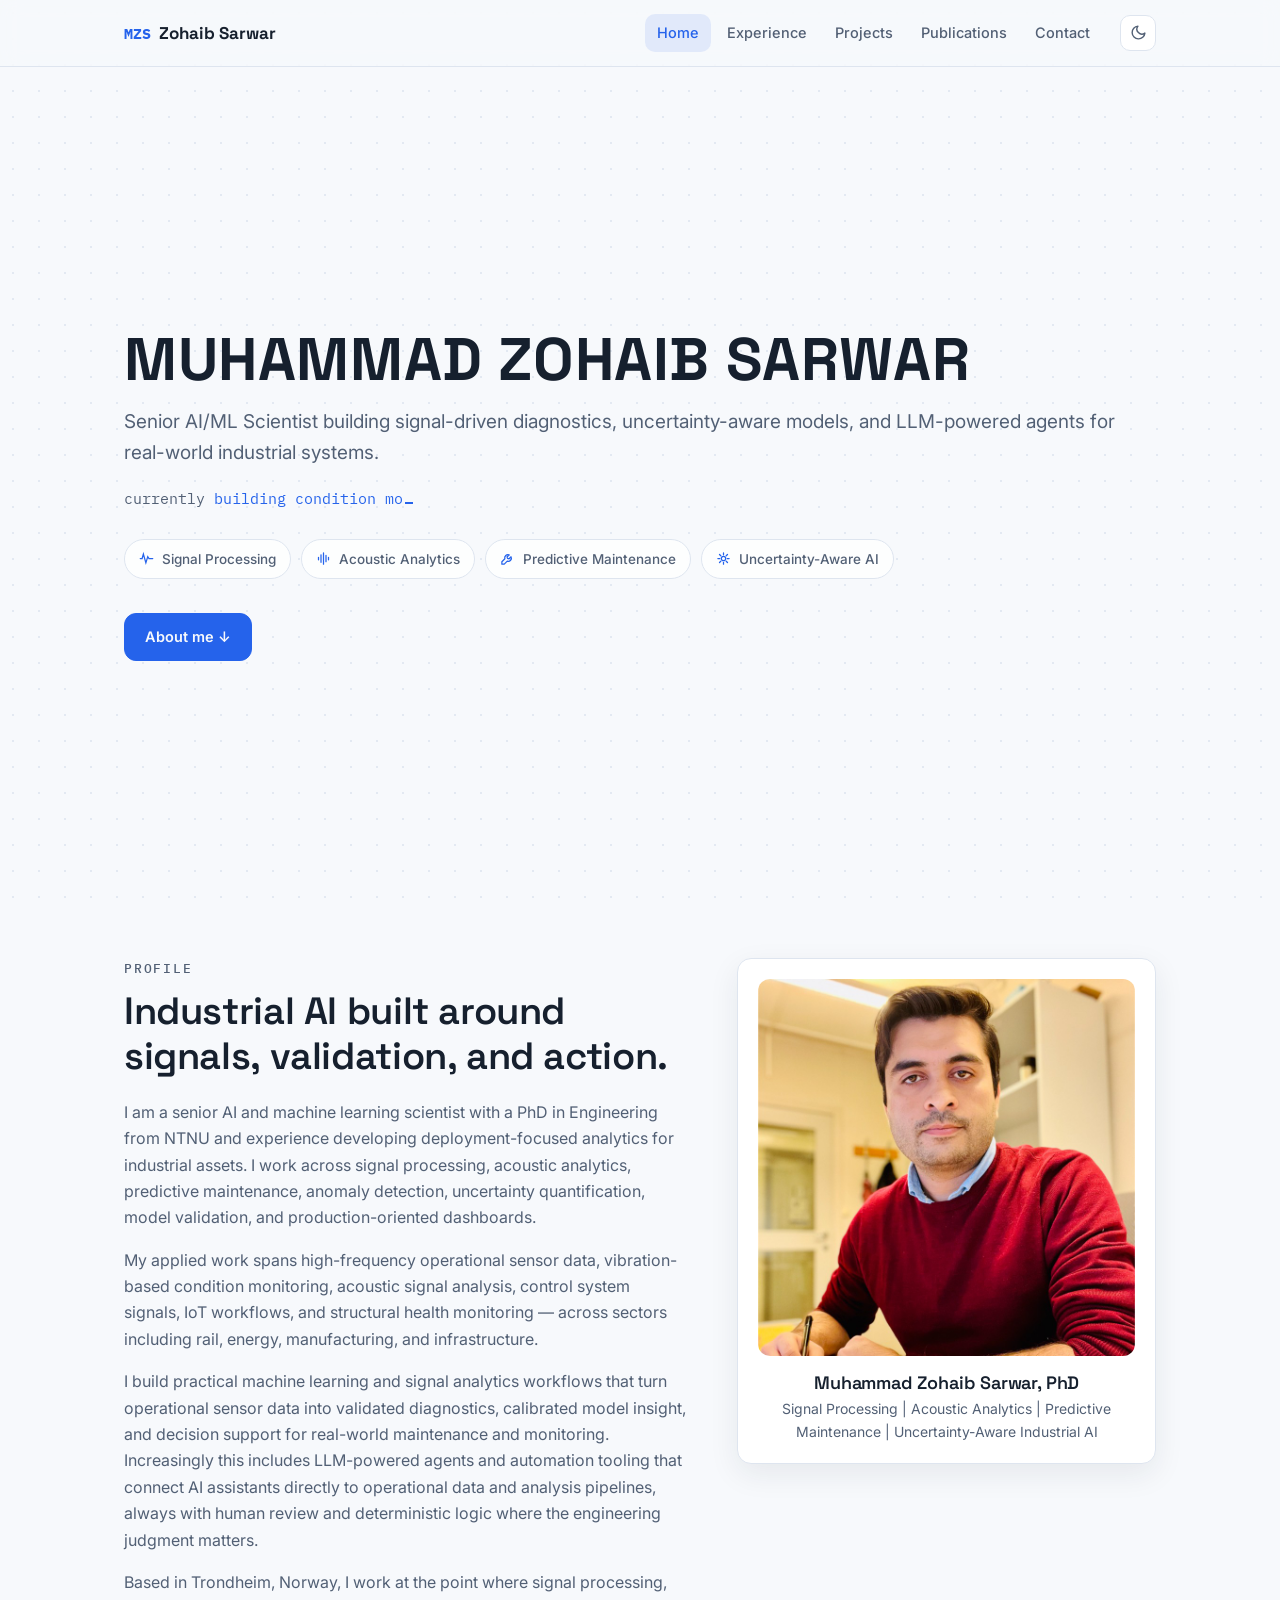
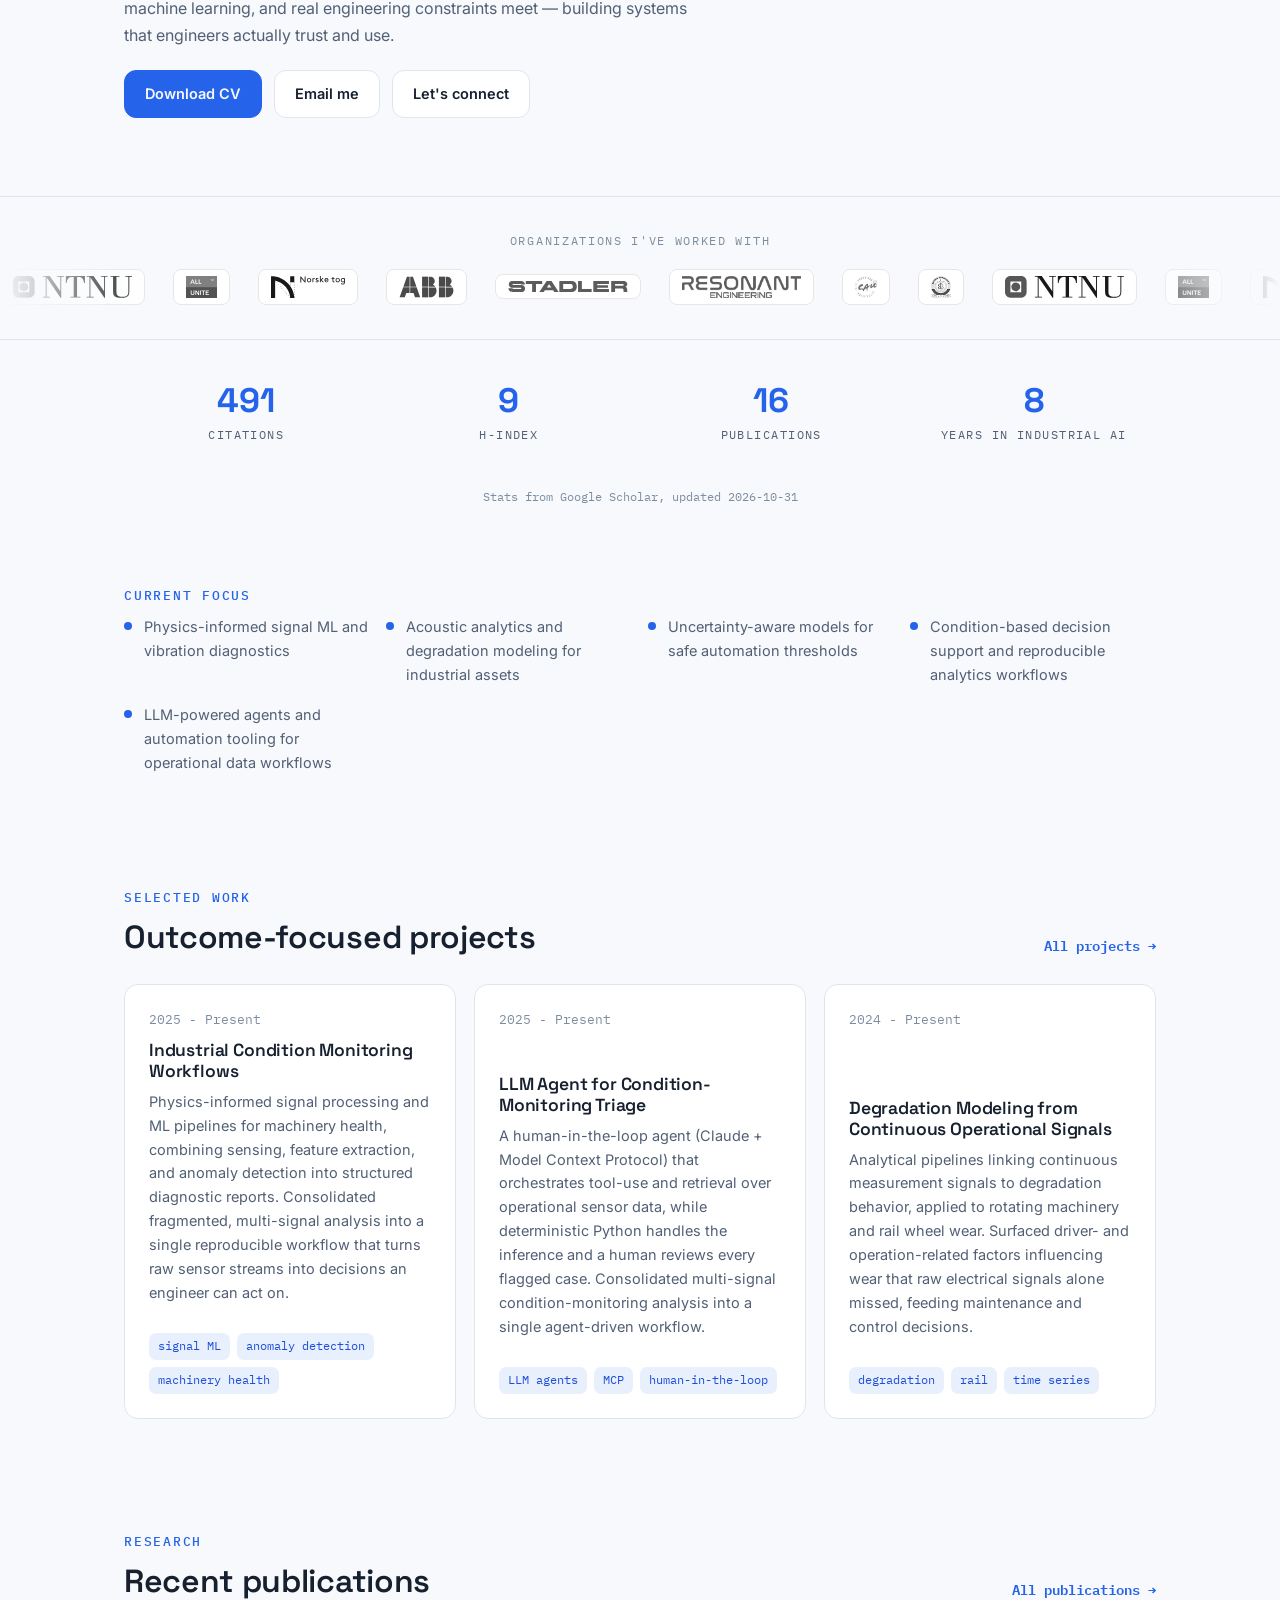
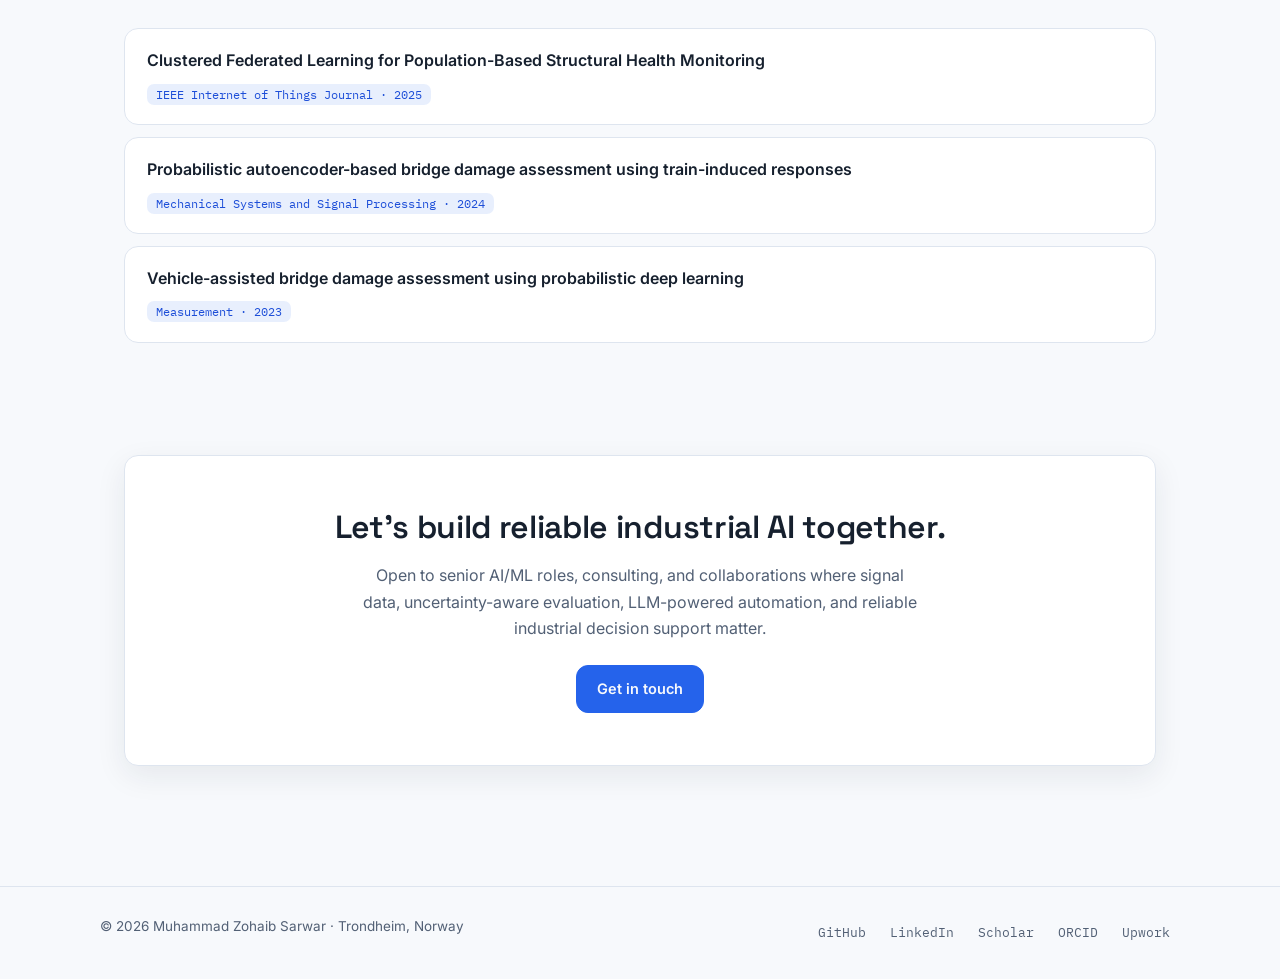
<file: index.html>
<!doctype html>
<html lang="en">
  <head>
    <meta charset="utf-8">
    <meta name="viewport" content="width=device-width, initial-scale=1">
    <title>Muhammad Zohaib Sarwar, PhD | Senior AI/ML Scientist</title>
    <meta name="author" content="Muhammad Zohaib Sarwar, PhD">
    <meta
      name="description"
      content="Senior AI/ML scientist working across signal processing, predictive maintenance, uncertainty-aware industrial AI, and LLM-powered automation for sensor-driven engineering systems."
    >
    <meta property="og:title" content="Muhammad Zohaib Sarwar, PhD | Senior AI/ML Scientist">
    <meta
      property="og:description"
      content="Industrial AI, signal ML, predictive maintenance, uncertainty-aware analytics, and condition monitoring for sensor-driven engineering systems."
    >
    <meta property="og:type" content="website">
    <meta property="og:image" content="images/pic.jpg">
    <meta name="theme-color" media="(prefers-color-scheme: light)" content="#2563EB">
    <meta name="theme-color" media="(prefers-color-scheme: dark)" content="#0B1220">
    <link rel="icon" type="image/svg+xml" href="assets/favicon.svg?v=2">
    <script>
      (function () {
        try {
          var t = localStorage.getItem("theme");
          if (t === "dark" || (!t && matchMedia("(prefers-color-scheme: dark)").matches)) {
            document.documentElement.setAttribute("data-theme", "dark");
          }
        } catch (e) {}
      })();
    </script>
    <link rel="preconnect" href="https://fonts.googleapis.com">
    <link rel="preconnect" href="https://fonts.gstatic.com" crossorigin>
    <link href="https://fonts.googleapis.com/css2?family=Space+Grotesk:wght@500;600;700&family=Inter:wght@400;500;600&family=IBM+Plex+Mono:wght@400;500&display=swap" rel="stylesheet">
    <link rel="stylesheet" href="assets/style.css?v=8">
  </head>
  <body>
    <a class="skip-link" href="#main">Skip to content</a>
    <canvas id="dotgrid" aria-hidden="true"></canvas>

    <nav class="site-nav" aria-label="Primary navigation">
      <div class="wrap nav-inner">
        <a class="wordmark" href="index.html"><span class="mark">MZS</span><span class="full">Zohaib Sarwar</span></a>
        <div class="nav-links" id="navLinks" aria-label="Site pages">
          <a href="index.html" aria-current="page">Home</a>
          <a href="experience.html">Experience</a>
          <a href="projects.html">Projects</a>
          <a href="publications.html">Publications</a>
          <a href="contact.html">Contact</a>
        </div>
        <button class="icon-btn" id="themeBtn" type="button" aria-label="Toggle dark mode"></button>
        <button class="icon-btn menu-btn" id="menuBtn" type="button" aria-label="Toggle menu" aria-expanded="false">
          <svg viewBox="0 0 24 24" fill="none" stroke="currentColor" stroke-width="2" stroke-linecap="round"><path d="M4 7h16M4 12h16M4 17h16"/></svg>
        </button>
      </div>
    </nav>

    <main id="main">
      <section class="mast wrap" aria-label="Introduction">
        <h1 class="mast-name">Muhammad Zohaib Sarwar</h1>
        <p class="mast-sub">
          Senior AI/ML Scientist building signal-driven diagnostics, uncertainty-aware models,
          and LLM-powered agents for real-world industrial systems.
        </p>
        <p class="mast-now">
          <span class="prefix">currently&nbsp;</span><span id="typeLine" data-phrases='["building condition monitoring for the Norwegian rail network","developing audience analytics at AllUnite","designing uncertainty-aware industrial AI","consulting on predictive maintenance and signal ML"]'></span><span class="caret" aria-hidden="true"></span>
        </p>
        <div class="mast-chips" aria-label="Focus areas">
          <span class="chip">
            <svg viewBox="0 0 24 24" fill="none" stroke="currentColor" stroke-width="2" stroke-linecap="round"><path d="M2 12h3l2-7 4 14 3-10 2 3h6"/></svg>
            Signal Processing
          </span>
          <span class="chip">
            <svg viewBox="0 0 24 24" fill="none" stroke="currentColor" stroke-width="2" stroke-linecap="round"><path d="M4 10v4m4-8v12m4-15v18m4-14v10m4-7v4"/></svg>
            Acoustic Analytics
          </span>
          <span class="chip">
            <svg viewBox="0 0 24 24" fill="none" stroke="currentColor" stroke-width="2" stroke-linecap="round" stroke-linejoin="round"><path d="M14.7 6.3a5 5 0 0 0-6.9 6.1L3 17.2V21h3.8l4.8-4.8a5 5 0 0 0 6.1-6.9l-3.2 3.2-2.5-.7-.7-2.5 3.4-3z"/></svg>
            Predictive Maintenance
          </span>
          <span class="chip">
            <svg viewBox="0 0 24 24" fill="none" stroke="currentColor" stroke-width="2" stroke-linecap="round" stroke-linejoin="round"><path d="M12 3v3m0 12v3M5.6 5.6l2.1 2.1m8.6 8.6 2.1 2.1M3 12h3m12 0h3M5.6 18.4l2.1-2.1m8.6-8.6 2.1-2.1"/><circle cx="12" cy="12" r="3.5"/></svg>
            Uncertainty-Aware AI
          </span>
        </div>
        <div>
          <a class="btn primary" href="#intro">About me ↓</a>
        </div>
      </section>

      <section class="block wrap" id="intro" aria-labelledby="intro-title">
        <div class="intro-grid">
          <div class="copy">
            <p class="kicker">Profile</p>
            <h1 id="intro-title">Industrial AI built around signals, validation, and action.</h1>
            <p>
              I am a senior AI and machine learning scientist with a PhD in Engineering from
              NTNU and experience developing deployment-focused analytics for industrial
              assets. I work across signal processing, acoustic analytics, predictive
              maintenance, anomaly detection, uncertainty quantification, model validation,
              and production-oriented dashboards.
            </p>
            <p>
              My applied work spans high-frequency operational sensor data, vibration-based
              condition monitoring, acoustic signal analysis, control system signals, IoT
              workflows, and structural health monitoring — across sectors including rail,
              energy, manufacturing, and infrastructure.
            </p>
            <p>
              I build practical machine learning and signal analytics workflows that turn
              operational sensor data into validated diagnostics, calibrated model insight,
              and decision support for real-world maintenance and monitoring. Increasingly
              this includes LLM-powered agents and automation tooling that connect AI
              assistants directly to operational data and analysis pipelines, always with
              human review and deterministic logic where the engineering judgment matters.
            </p>
            <p>
              Based in Trondheim, Norway, I work at the point where signal processing,
              machine learning, and real engineering constraints meet — building systems
              that engineers actually trust and use.
            </p>
            <div class="cta-row">
              <a class="btn primary" href="data/Zohaib_CV.pdf">Download CV</a>
              <a class="btn" href="mailto:zoh.sarwar@gmail.com">Email me</a>
              <a class="btn" href="contact.html">Let's connect</a>
            </div>
          </div>
          <aside class="photo-card" aria-label="Profile photo">
            <img src="images/pic.jpg" alt="Muhammad Zohaib Sarwar">
            <h3>Muhammad Zohaib Sarwar, PhD</h3>
            <p class="sub">Signal Processing | Acoustic Analytics | Predictive Maintenance | Uncertainty-Aware Industrial AI</p>
          </aside>
        </div>
      </section>

      <section class="affil" aria-label="Affiliations">
        <p class="label">Organizations I've worked with</p>
        <div class="affil-viewport">
          <div class="affil-track" id="affilTrack">
            <div class="affil-item"><img src="assets/logos/ntnu.svg?v=2" alt="NTNU" loading="lazy"></div>
            <div class="affil-item"><img src="assets/logos/allunite.svg?v=2" alt="AllUnite" loading="lazy"></div>
            <div class="affil-item"><img src="assets/logos/norsketog.svg?v=2" alt="Norske Tog" loading="lazy"></div>
            <div class="affil-item"><img src="assets/logos/abb.svg?v=2" alt="ABB" loading="lazy"></div>
            <div class="affil-item"><img src="assets/logos/stadler.svg?v=2" alt="Stadler Rail" loading="lazy"></div>
            <div class="affil-item"><img src="assets/logos/resonant.png?v=2" alt="Resonant Engineering" loading="lazy"></div>
            <div class="affil-item"><img src="assets/logos/cau.png?v=2" alt="Chung-Ang University" loading="lazy"></div>
            <div class="affil-item"><img src="assets/logos/bahria.png?v=2" alt="Bahria University" loading="lazy"></div>
          </div>
        </div>
      </section>

      <section class="wrap" aria-label="Research statistics">
        <div class="stats-inner">
          <div class="stat">
            <div class="num" data-count="450" data-suffix="+" data-scholar="citations">0</div>
            <div class="lbl">Citations</div>
          </div>
          <div class="stat">
            <div class="num" data-count="9" data-scholar="h_index">0</div>
            <div class="lbl">h-index</div>
          </div>
          <div class="stat">
            <div class="num" data-count="16" data-scholar="publications_count">0</div>
            <div class="lbl">Publications</div>
          </div>
          <div class="stat">
            <div class="num" data-count="8" data-suffix="+">0</div>
            <div class="lbl">Years in industrial AI</div>
          </div>
        </div>
        <p class="stats-note" id="scholarUpdated">Stats from Google Scholar</p>
      </section>

      <section class="block wrap" aria-label="Current focus">
        <p class="kicker">Current focus</p>
        <div class="focus-grid">
          <div class="focus-item">Physics-informed signal ML and vibration diagnostics</div>
          <div class="focus-item">Acoustic analytics and degradation modeling for industrial assets</div>
          <div class="focus-item">Uncertainty-aware models for safe automation thresholds</div>
          <div class="focus-item">Condition-based decision support and reproducible analytics workflows</div>
          <div class="focus-item">LLM-powered agents and automation tooling for operational data workflows</div>
        </div>
      </section>

      <section class="block wrap" id="work" aria-labelledby="work-title">
        <div class="sec-head">
          <div>
            <p class="kicker">Selected work</p>
            <h2 id="work-title">Outcome-focused projects</h2>
          </div>
          <a class="more" href="projects.html">All projects →</a>
        </div>
        <div class="cards">
          <article class="card">
            <p class="date">2025 - Present</p>
            <h3>Industrial Condition Monitoring Workflows</h3>
            <p>
              Physics-informed signal processing and ML pipelines for machinery health,
              combining sensing, feature extraction, and anomaly detection into structured
              diagnostic reports. Consolidated fragmented, multi-signal analysis into a
              single reproducible workflow that turns raw sensor streams into decisions an
              engineer can act on.
            </p>
            <div class="tags"><span class="tag">signal ML</span><span class="tag">anomaly detection</span><span class="tag">machinery health</span></div>
          </article>
          <article class="card">
            <p class="date">2025 - Present</p>
            <h3>LLM Agent for Condition-Monitoring Triage</h3>
            <p>
              A human-in-the-loop agent (Claude + Model Context Protocol) that orchestrates
              tool-use and retrieval over operational sensor data, while deterministic
              Python handles the inference and a human reviews every flagged case.
              Consolidated multi-signal condition-monitoring analysis into a single
              agent-driven workflow.
            </p>
            <div class="tags"><span class="tag">LLM agents</span><span class="tag">MCP</span><span class="tag">human-in-the-loop</span></div>
          </article>
          <article class="card">
            <p class="date">2024 - Present</p>
            <h3>Degradation Modeling from Continuous Operational Signals</h3>
            <p>
              Analytical pipelines linking continuous measurement signals to degradation
              behavior, applied to rotating machinery and rail wheel wear. Surfaced driver-
              and operation-related factors influencing wear that raw electrical signals
              alone missed, feeding maintenance and control decisions.
            </p>
            <div class="tags"><span class="tag">degradation</span><span class="tag">rail</span><span class="tag">time series</span></div>
          </article>
        </div>
      </section>

      <section class="block wrap" id="publications" aria-labelledby="pubs-title">
        <div class="sec-head">
          <div>
            <p class="kicker">Research</p>
            <h2 id="pubs-title">Recent publications</h2>
          </div>
          <a class="more" href="publications.html">All publications →</a>
        </div>
        <div class="pub-list">
          <a class="pub" href="https://doi.org/10.1109/JIOT.2025.3556670">
            <span class="title">Clustered Federated Learning for Population-Based Structural Health Monitoring</span>
            <span class="venue">IEEE Internet of Things Journal · 2025</span>
          </a>
          <a class="pub" href="https://doi.org/10.1016/j.ymssp.2023.111046">
            <span class="title">Probabilistic autoencoder-based bridge damage assessment using train-induced responses</span>
            <span class="venue">Mechanical Systems and Signal Processing · 2024</span>
          </a>
          <a class="pub" href="https://doi.org/10.1016/j.measurement.2022.112216">
            <span class="title">Vehicle-assisted bridge damage assessment using probabilistic deep learning</span>
            <span class="venue">Measurement · 2023</span>
          </a>
        </div>
      </section>

      <section class="block wrap" aria-label="Get in touch">
        <div class="connect">
          <h2>Let's build reliable industrial AI together.</h2>
          <p>
            Open to senior AI/ML roles, consulting, and collaborations where signal data,
            uncertainty-aware evaluation, LLM-powered automation, and reliable industrial
            decision support matter.
          </p>
          <a class="btn primary" href="contact.html">Get in touch</a>
        </div>
      </section>
    </main>

    <footer class="site-footer">
      <div class="wrap foot-inner">
        <p>© 2026 Muhammad Zohaib Sarwar · Trondheim, Norway</p>
        <div class="socials" aria-label="Profiles">
          <a href="https://github.com/muhmmadzs">GitHub</a>
          <a href="https://www.linkedin.com/in/muhammad-zohaib-sarwar">LinkedIn</a>
          <a href="https://scholar.google.com/citations?user=QbvTuaIAAAAJ&amp;hl=en">Scholar</a>
          <a href="https://orcid.org/0000-0003-4810-1516">ORCID</a>
          <a href="https://www.upwork.com/freelancers/muhammadzohaibs4">Upwork</a>
        </div>
      </div>
    </footer>

    <script src="assets/main.js?v=3"></script>
  </body>
</html>
</file>
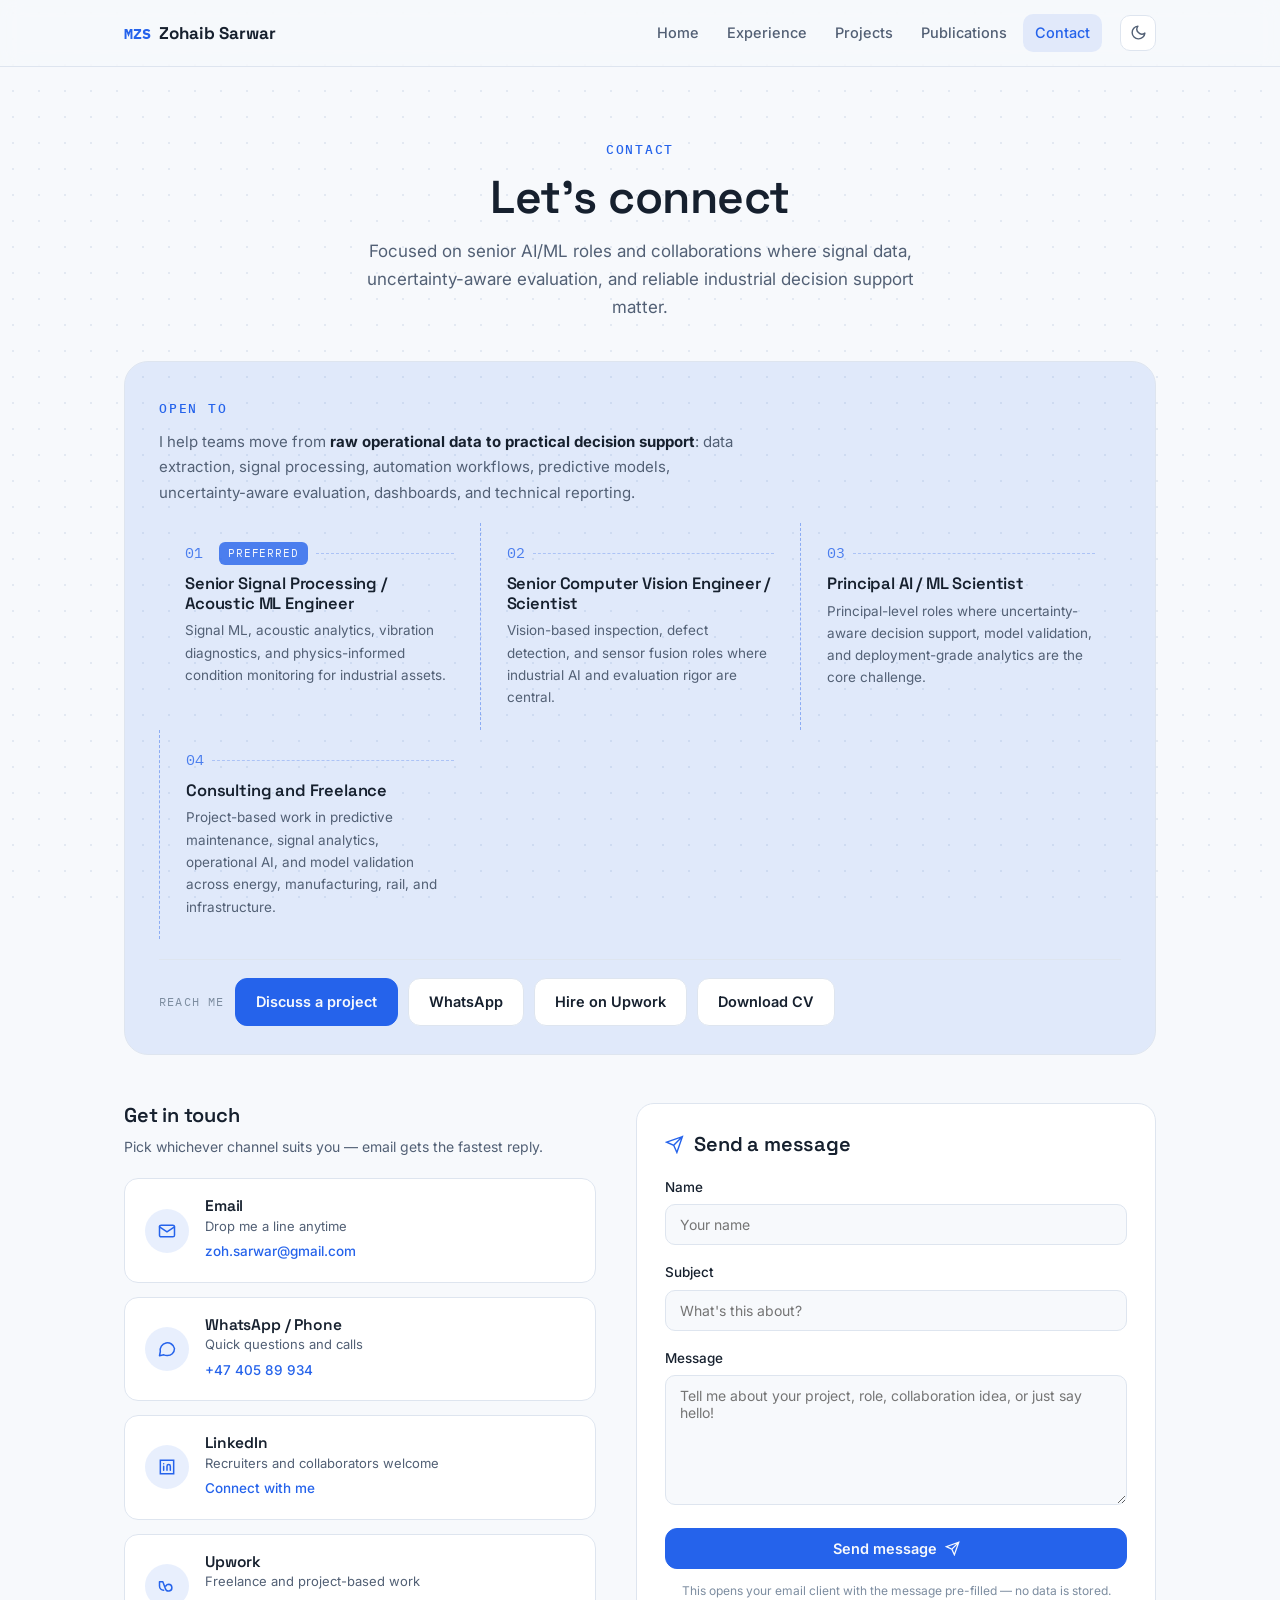
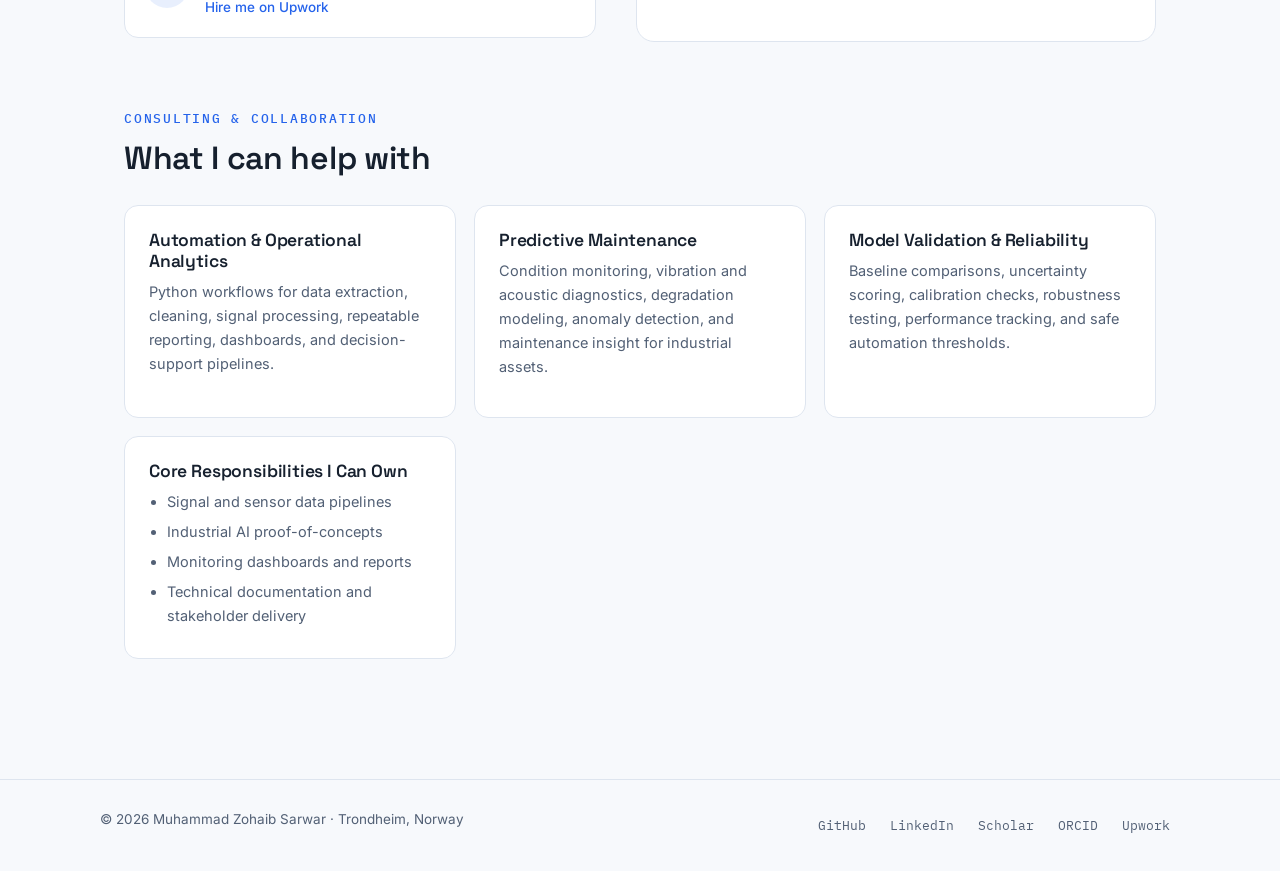
<file: contact.html>
<!doctype html>
<html lang="en">
  <head>
    <meta charset="utf-8">
    <meta name="viewport" content="width=device-width, initial-scale=1">
    <title>Contact | Muhammad Zohaib Sarwar, PhD</title>
    <meta name="author" content="Muhammad Zohaib Sarwar, PhD">
    <meta
      name="description"
      content="Contact Muhammad Zohaib Sarwar for senior AI/ML roles, consulting, and collaborations in industrial AI, predictive maintenance, and signal analytics."
    >
    <meta property="og:title" content="Contact | Muhammad Zohaib Sarwar, PhD">
    <meta property="og:description" content="Industrial AI, predictive maintenance, and signal analytics.">
    <meta property="og:type" content="website">
    <meta property="og:image" content="images/pic.jpg">
    <meta name="theme-color" media="(prefers-color-scheme: light)" content="#2563EB">
    <meta name="theme-color" media="(prefers-color-scheme: dark)" content="#0B1220">
    <link rel="icon" type="image/svg+xml" href="assets/favicon.svg?v=2">
    <script>
      (function () {
        try {
          var t = localStorage.getItem("theme");
          if (t === "dark" || (!t && matchMedia("(prefers-color-scheme: dark)").matches)) {
            document.documentElement.setAttribute("data-theme", "dark");
          }
        } catch (e) {}
      })();
    </script>
    <link rel="preconnect" href="https://fonts.googleapis.com">
    <link rel="preconnect" href="https://fonts.gstatic.com" crossorigin>
    <link href="https://fonts.googleapis.com/css2?family=Space+Grotesk:wght@500;600;700&family=Inter:wght@400;500;600&family=IBM+Plex+Mono:wght@400;500&display=swap" rel="stylesheet">
    <link rel="stylesheet" href="assets/style.css?v=8">
  </head>
  <body>
    <a class="skip-link" href="#main">Skip to content</a>
    <canvas id="dotgrid" aria-hidden="true"></canvas>

    <nav class="site-nav" aria-label="Primary navigation">
      <div class="wrap nav-inner">
        <a class="wordmark" href="index.html"><span class="mark">MZS</span><span class="full">Zohaib Sarwar</span></a>
        <div class="nav-links" id="navLinks" aria-label="Site pages">
          <a href="index.html">Home</a>
          <a href="experience.html">Experience</a>
          <a href="projects.html">Projects</a>
          <a href="publications.html">Publications</a>
          <a href="contact.html" aria-current="page">Contact</a>
        </div>
        <button class="icon-btn" id="themeBtn" type="button" aria-label="Toggle dark mode"></button>
        <button class="icon-btn menu-btn" id="menuBtn" type="button" aria-label="Toggle menu" aria-expanded="false">
          <svg viewBox="0 0 24 24" fill="none" stroke="currentColor" stroke-width="2" stroke-linecap="round"><path d="M4 7h16M4 12h16M4 17h16"/></svg>
        </button>
      </div>
    </nav>

    <main id="main">
      <header class="page-head center wrap">
        <p class="kicker">Contact</p>
        <h1>Let's connect</h1>
        <p class="lede">
          Focused on senior AI/ML roles and collaborations where signal data,
          uncertainty-aware evaluation, and reliable industrial decision support matter.
        </p>
      </header>

      <section class="wrap" aria-labelledby="open-to-title" style="padding-bottom: 48px;">
        <div class="open-band">
          <p class="kicker" id="open-to-title">Open to</p>
          <p class="intro">
            I help teams move from <strong>raw operational data to practical decision support</strong>:
            data extraction, signal processing, automation workflows, predictive models,
            uncertainty-aware evaluation, dashboards, and technical reporting.
          </p>
          <div class="open-grid">
            <div class="open-track">
              <div class="open-num">01<span class="open-badge">preferred</span></div>
              <h3>Senior Signal Processing / Acoustic ML Engineer</h3>
              <p>Signal ML, acoustic analytics, vibration diagnostics, and physics-informed condition monitoring for industrial assets.</p>
            </div>
            <div class="open-track">
              <div class="open-num">02</div>
              <h3>Senior Computer Vision Engineer / Scientist</h3>
              <p>Vision-based inspection, defect detection, and sensor fusion roles where industrial AI and evaluation rigor are central.</p>
            </div>
            <div class="open-track">
              <div class="open-num">03</div>
              <h3>Principal AI / ML Scientist</h3>
              <p>Principal-level roles where uncertainty-aware decision support, model validation, and deployment-grade analytics are the core challenge.</p>
            </div>
            <div class="open-track">
              <div class="open-num">04</div>
              <h3>Consulting and Freelance</h3>
              <p>Project-based work in predictive maintenance, signal analytics, operational AI, and model validation across energy, manufacturing, rail, and infrastructure.</p>
            </div>
          </div>
          <div class="open-foot">
            <span class="lbl">Reach me</span>
            <a class="btn primary" href="mailto:zoh.sarwar@gmail.com">Discuss a project</a>
            <a class="btn" href="https://wa.me/4740589934">WhatsApp</a>
            <a class="btn" href="https://www.upwork.com/freelancers/muhammadzohaibs4">Hire on Upwork</a>
            <a class="btn" href="data/Zohaib_CV.pdf">Download CV</a>
          </div>
        </div>
      </section>

      <section class="wrap contact-2col" aria-label="Contact options" style="padding-bottom: 48px;">
        <div>
          <h2 style="font-size: 20px; font-weight: 600; margin-bottom: 8px;">Get in touch</h2>
          <p style="font-size: 14px; color: var(--muted); margin-bottom: 20px;">Pick whichever channel suits you — email gets the fastest reply.</p>

          <a class="contact-card" href="mailto:zoh.sarwar@gmail.com">
            <div class="icon">
              <svg width="20" height="20" viewBox="0 0 24 24" fill="none" stroke="currentColor" stroke-width="1.8" stroke-linecap="round"><rect x="3" y="5" width="18" height="14" rx="2"/><path d="m3 7 9 6 9-6"/></svg>
            </div>
            <div>
              <h3>Email</h3>
              <p>Drop me a line anytime</p>
              <span class="action">zoh.sarwar@gmail.com</span>
            </div>
          </a>

          <a class="contact-card" href="https://wa.me/4740589934">
            <div class="icon">
              <svg width="20" height="20" viewBox="0 0 24 24" fill="none" stroke="currentColor" stroke-width="1.8" stroke-linecap="round" stroke-linejoin="round"><path d="M21 11.5a8.4 8.4 0 0 1-9 8.4 8.6 8.6 0 0 1-3.8-.9L3 20l1-5a8.4 8.4 0 1 1 17-3.5z"/></svg>
            </div>
            <div>
              <h3>WhatsApp / Phone</h3>
              <p>Quick questions and calls</p>
              <span class="action">+47 405 89 934</span>
            </div>
          </a>

          <a class="contact-card" href="https://www.linkedin.com/in/muhammad-zohaib-sarwar">
            <div class="icon">
              <svg width="20" height="20" viewBox="0 0 24 24" fill="none" stroke="currentColor" stroke-width="1.8" stroke-linecap="round"><path d="M8 11v5m0-8v.01M12 16v-5m0 0a2 2 0 1 1 4 0v5M4 4h16v16H4z"/></svg>
            </div>
            <div>
              <h3>LinkedIn</h3>
              <p>Recruiters and collaborators welcome</p>
              <span class="action">Connect with me</span>
            </div>
          </a>

          <a class="contact-card" href="https://www.upwork.com/freelancers/muhammadzohaibs4">
            <div class="icon">
              <svg width="20" height="20" viewBox="0 0 24 24" fill="none" stroke="currentColor" stroke-width="1.8" stroke-linecap="round" stroke-linejoin="round"><path d="M3 7h4l3 8a4 4 0 1 0 4-5c-1.5 0-2.6.8-3.4 2M3 7v5a5 5 0 0 0 5 5"/></svg>
            </div>
            <div>
              <h3>Upwork</h3>
              <p>Freelance and project-based work</p>
              <span class="action">Hire me on Upwork</span>
            </div>
          </a>
        </div>

        <form class="form-card" id="mailForm">
          <h2>
            <svg width="19" height="19" viewBox="0 0 24 24" fill="none" stroke="var(--teal)" stroke-width="1.8" stroke-linecap="round"><path d="m22 2-11 11M22 2 15 22l-4-9-9-4 20-7Z"/></svg>
            Send a message
          </h2>
          <div class="field">
            <label for="mfName">Name</label>
            <input id="mfName" type="text" placeholder="Your name" autocomplete="name">
          </div>
          <div class="field">
            <label for="mfSubject">Subject</label>
            <input id="mfSubject" type="text" placeholder="What's this about?">
          </div>
          <div class="field">
            <label for="mfMessage">Message</label>
            <textarea id="mfMessage" placeholder="Tell me about your project, role, collaboration idea, or just say hello!" required></textarea>
          </div>
          <button class="btn primary" type="submit" style="width: 100%; justify-content: center;">Send message
            <svg width="15" height="15" viewBox="0 0 24 24" fill="none" stroke="currentColor" stroke-width="2" stroke-linecap="round"><path d="m22 2-11 11M22 2 15 22l-4-9-9-4 20-7Z"/></svg>
          </button>
          <p class="form-note">This opens your email client with the message pre-filled — no data is stored.</p>
        </form>
      </section>

      <section class="block wrap" aria-labelledby="help-title" style="padding-top: 8px;">
        <div class="sec-head">
          <div>
            <p class="kicker">Consulting &amp; Collaboration</p>
            <h2 id="help-title">What I can help with</h2>
          </div>
        </div>
        <div class="cards">
          <article class="card">
            <h3>Automation &amp; Operational Analytics</h3>
            <p>
              Python workflows for data extraction, cleaning, signal processing,
              repeatable reporting, dashboards, and decision-support pipelines.
            </p>
          </article>
          <article class="card">
            <h3>Predictive Maintenance</h3>
            <p>
              Condition monitoring, vibration and acoustic diagnostics, degradation
              modeling, anomaly detection, and maintenance insight for industrial assets.
            </p>
          </article>
          <article class="card">
            <h3>Model Validation &amp; Reliability</h3>
            <p>
              Baseline comparisons, uncertainty scoring, calibration checks, robustness
              testing, performance tracking, and safe automation thresholds.
            </p>
          </article>
          <article class="card">
            <h3>Core Responsibilities I Can Own</h3>
            <ul>
              <li>Signal and sensor data pipelines</li>
              <li>Industrial AI proof-of-concepts</li>
              <li>Monitoring dashboards and reports</li>
              <li>Technical documentation and stakeholder delivery</li>
            </ul>
          </article>
        </div>
      </section>
    </main>

    <footer class="site-footer">
      <div class="wrap foot-inner">
        <p>© 2026 Muhammad Zohaib Sarwar · Trondheim, Norway</p>
        <div class="socials" aria-label="Profiles">
          <a href="https://github.com/muhmmadzs">GitHub</a>
          <a href="https://www.linkedin.com/in/muhammad-zohaib-sarwar">LinkedIn</a>
          <a href="https://scholar.google.com/citations?user=QbvTuaIAAAAJ&amp;hl=en">Scholar</a>
          <a href="https://orcid.org/0000-0003-4810-1516">ORCID</a>
          <a href="https://www.upwork.com/freelancers/muhammadzohaibs4">Upwork</a>
        </div>
      </div>
    </footer>

    <script src="assets/main.js?v=3"></script>
  </body>
</html>
</file>
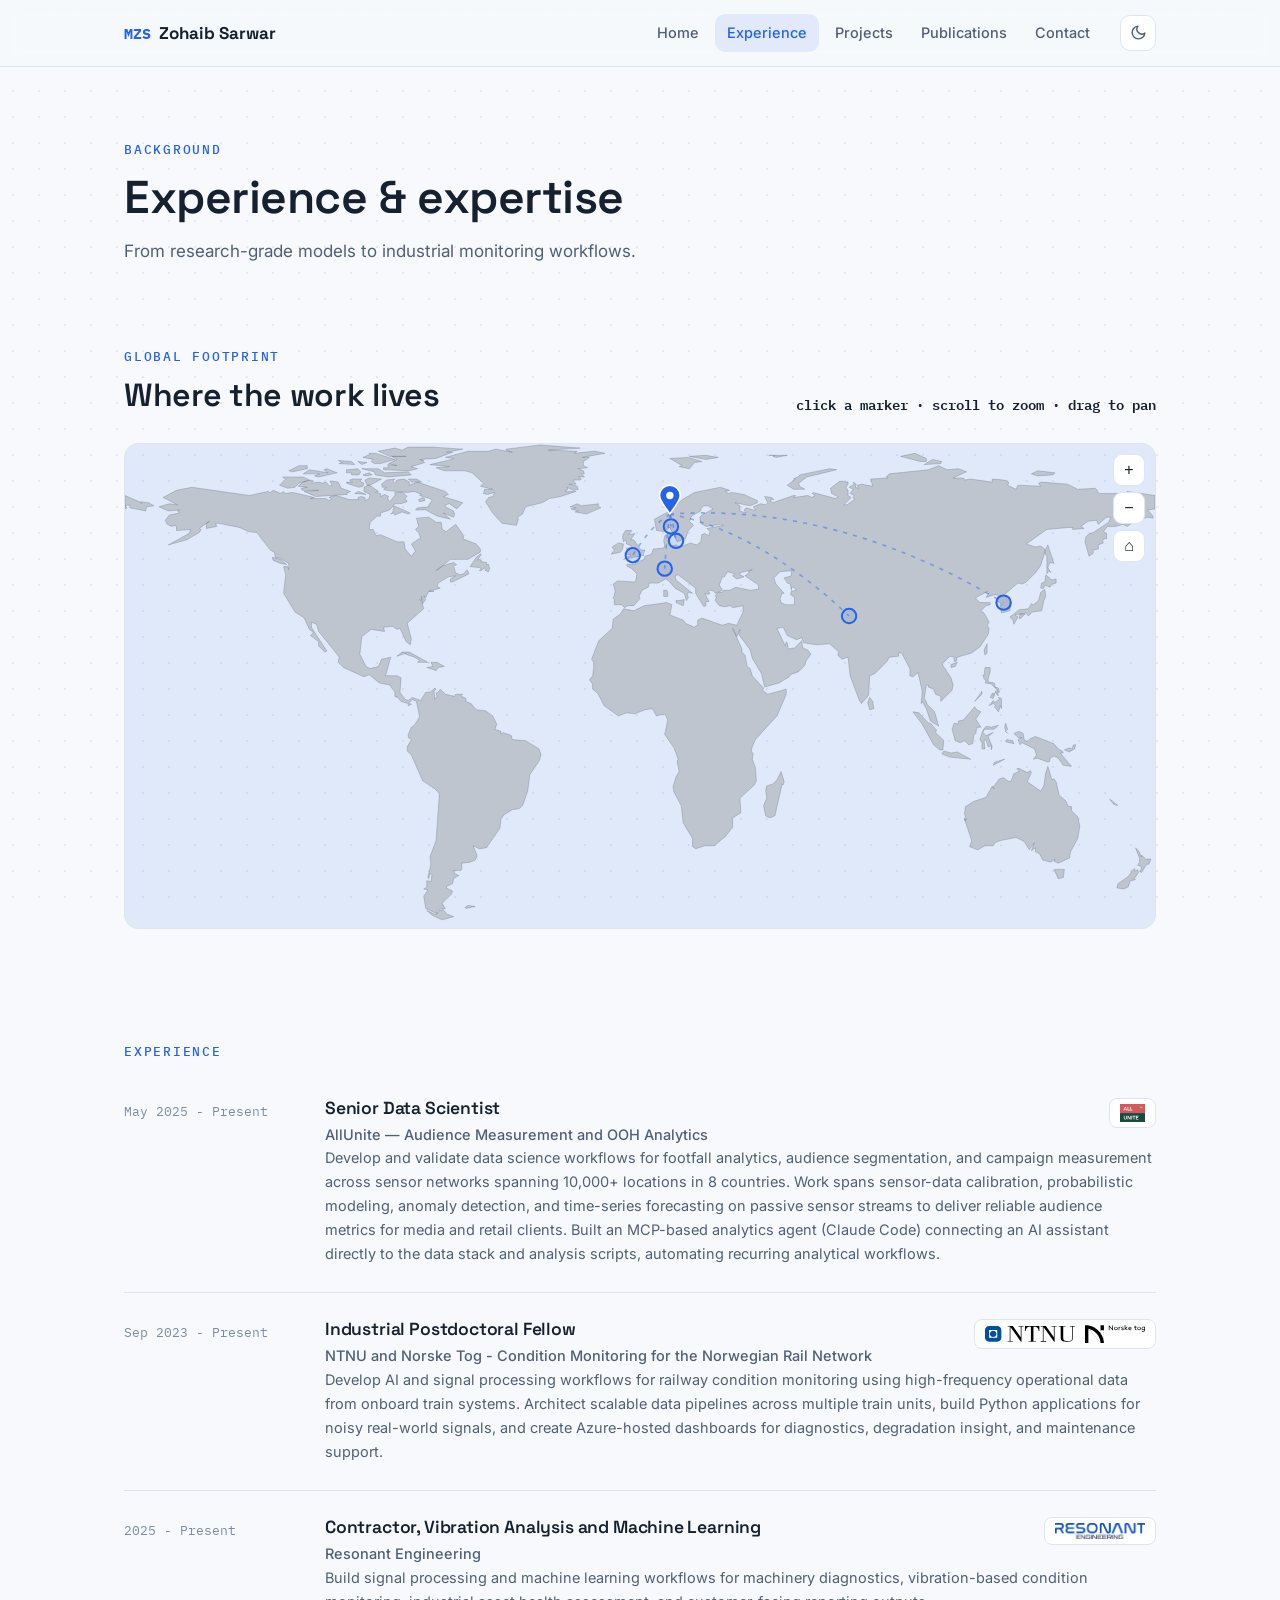
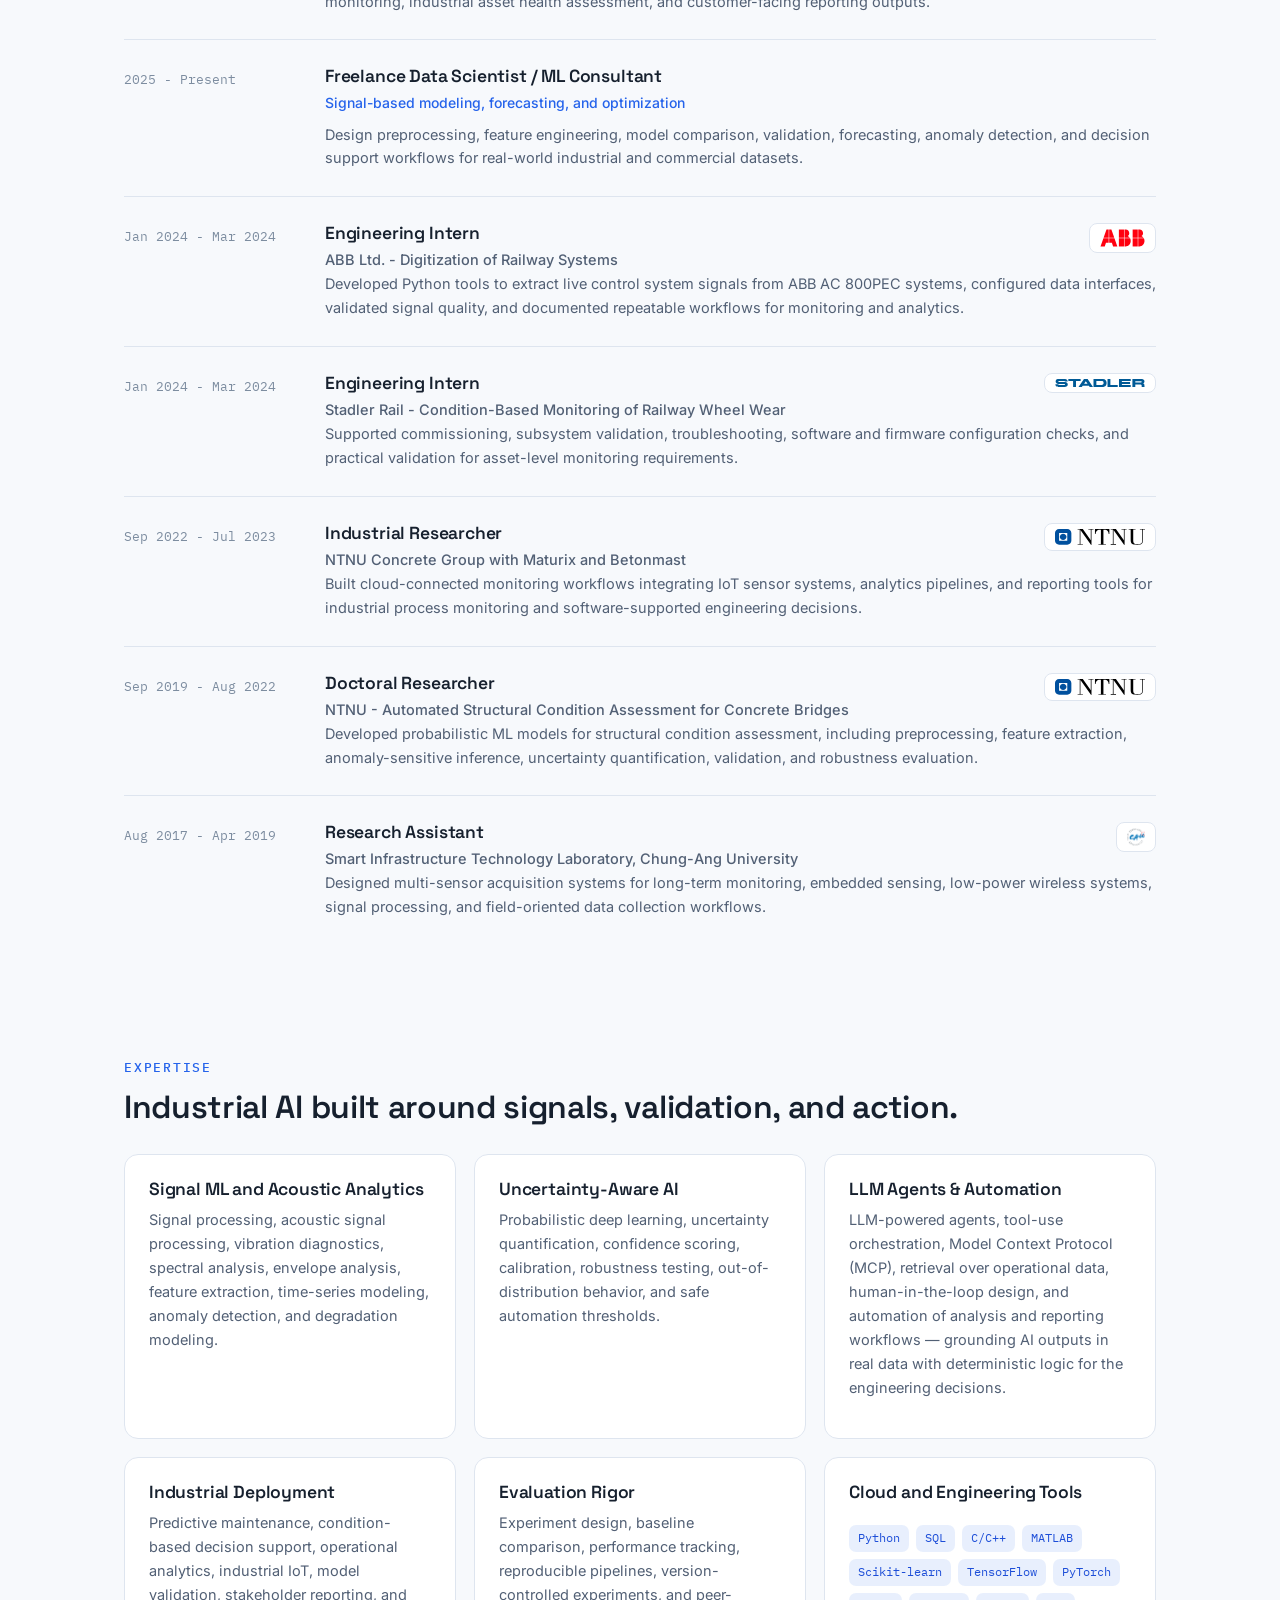
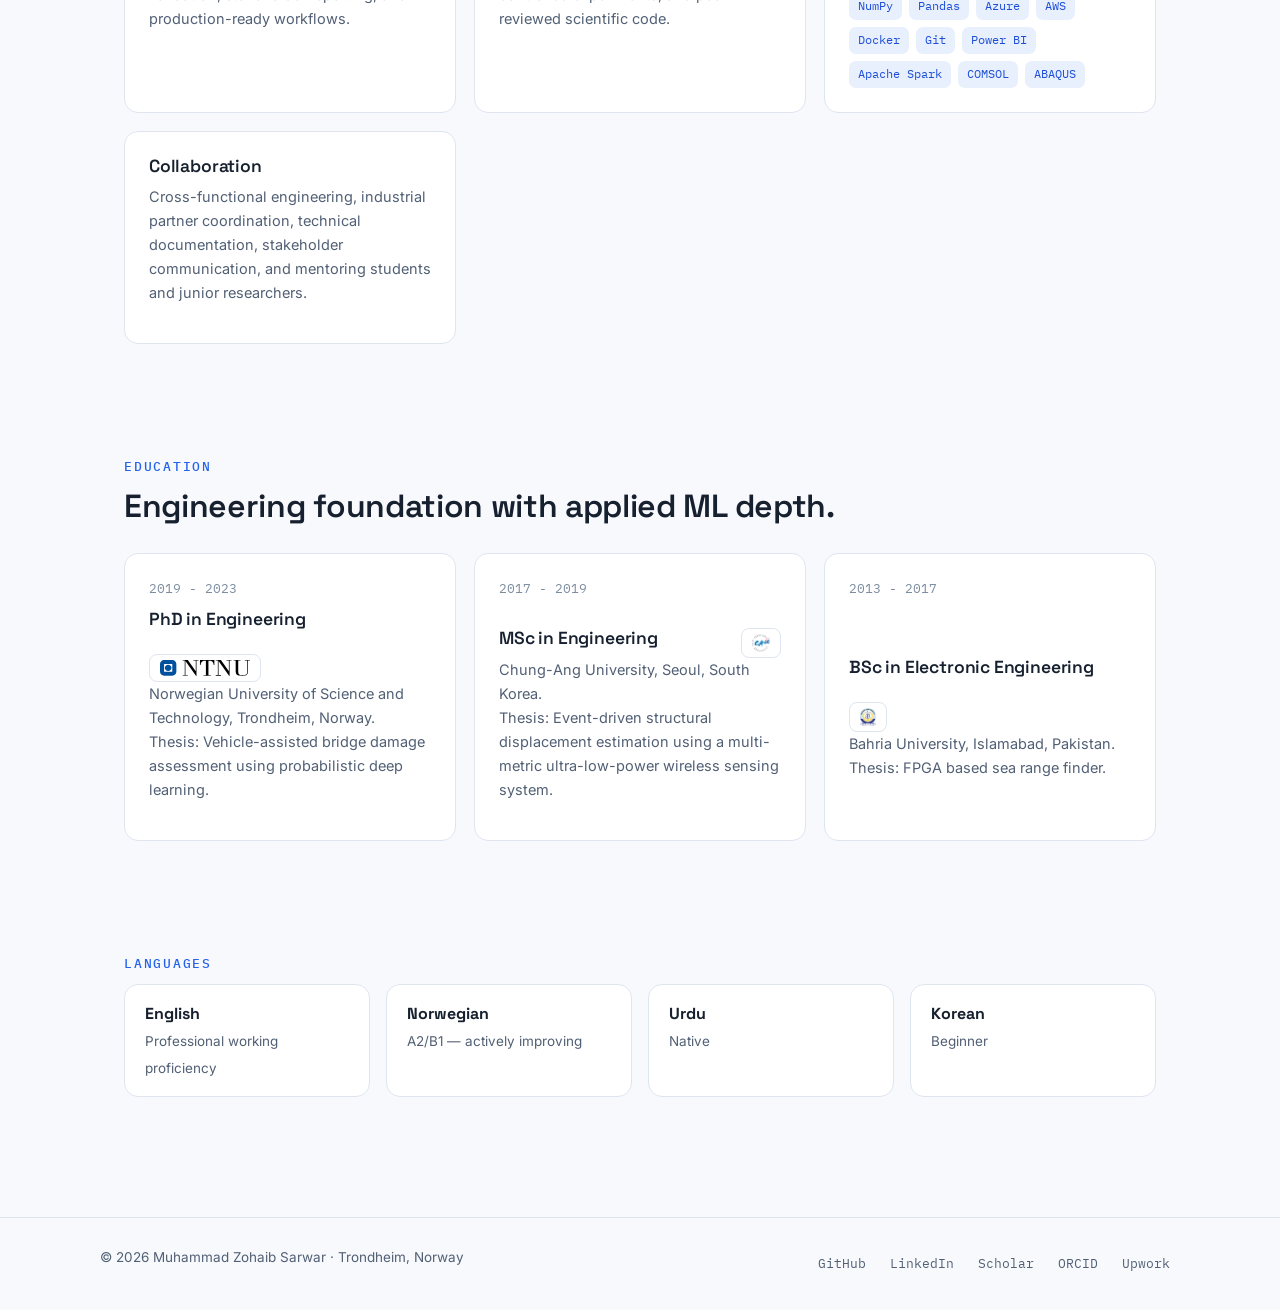
<file: experience.html>
<!doctype html>
<html lang="en">
  <head>
    <meta charset="utf-8">
    <meta name="viewport" content="width=device-width, initial-scale=1">
    <title>Experience | Muhammad Zohaib Sarwar, PhD</title>
    <meta name="author" content="Muhammad Zohaib Sarwar, PhD">
    <meta
      name="description"
      content="Experience, expertise, education, and languages of Muhammad Zohaib Sarwar — Senior AI/ML Scientist working on signal processing and industrial condition monitoring."
    >
    <meta property="og:title" content="Experience | Muhammad Zohaib Sarwar, PhD">
    <meta property="og:description" content="From research-grade models to industrial monitoring workflows.">
    <meta property="og:type" content="website">
    <meta property="og:image" content="images/pic.jpg">
    <meta name="theme-color" media="(prefers-color-scheme: light)" content="#2563EB">
    <meta name="theme-color" media="(prefers-color-scheme: dark)" content="#0B1220">
    <link rel="icon" type="image/svg+xml" href="assets/favicon.svg?v=2">
    <script>
      (function () {
        try {
          var t = localStorage.getItem("theme");
          if (t === "dark" || (!t && matchMedia("(prefers-color-scheme: dark)").matches)) {
            document.documentElement.setAttribute("data-theme", "dark");
          }
        } catch (e) {}
      })();
    </script>
    <link rel="preconnect" href="https://fonts.googleapis.com">
    <link rel="preconnect" href="https://fonts.gstatic.com" crossorigin>
    <link href="https://fonts.googleapis.com/css2?family=Space+Grotesk:wght@500;600;700&family=Inter:wght@400;500;600&family=IBM+Plex+Mono:wght@400;500&display=swap" rel="stylesheet">
    <link rel="stylesheet" href="assets/style.css?v=8">
  </head>
  <body>
    <a class="skip-link" href="#main">Skip to content</a>
    <canvas id="dotgrid" aria-hidden="true"></canvas>

    <nav class="site-nav" aria-label="Primary navigation">
      <div class="wrap nav-inner">
        <a class="wordmark" href="index.html"><span class="mark">MZS</span><span class="full">Zohaib Sarwar</span></a>
        <div class="nav-links" id="navLinks" aria-label="Site pages">
          <a href="index.html">Home</a>
          <a href="experience.html" aria-current="page">Experience</a>
          <a href="projects.html">Projects</a>
          <a href="publications.html">Publications</a>
          <a href="contact.html">Contact</a>
        </div>
        <button class="icon-btn" id="themeBtn" type="button" aria-label="Toggle dark mode"></button>
        <button class="icon-btn menu-btn" id="menuBtn" type="button" aria-label="Toggle menu" aria-expanded="false">
          <svg viewBox="0 0 24 24" fill="none" stroke="currentColor" stroke-width="2" stroke-linecap="round"><path d="M4 7h16M4 12h16M4 17h16"/></svg>
        </button>
      </div>
    </nav>

    <main id="main">
      <header class="page-head wrap">
        <p class="kicker">Background</p>
        <h1>Experience &amp; expertise</h1>
        <p class="lede">From research-grade models to industrial monitoring workflows.</p>
      </header>


      <section class="block wrap" id="footprint" aria-labelledby="footprint-title">
        <div class="sec-head">
          <div>
            <p class="kicker">Global footprint</p>
            <h2 id="footprint-title">Where the work lives</h2>
          </div>
          <span class="more" aria-hidden="true">click a marker &middot; scroll to zoom &middot; drag to pan</span>
        </div>
        <div class="map-wrap" id="mapWrap">
          <svg id="worldMap" viewBox="0 0 1000 470" xmlns="http://www.w3.org/2000/svg" role="img" aria-label="Interactive world map of work and study locations; click a marker for details" style="display:block;width:100%;height:auto;touch-action:none;cursor:grab">
            <path id="landPath" class="land" d="M49 540L45 538 52 537 58 541 49 540ZM233 518L220 518 216 516 231 516 233 518ZM283 250L279 248 276 251 278 253 275 254 275 252 268 250 264 245 264 246 262 245 262 241 257 234 247 232 237 224 232 226 212 217 207 212 208 207 205 203 188 182 186 175 181 173 181 178 196 201 194 202 188 196 188 192 180 186 183 183 179 180 174 169 165 163 154 145 156 127 154 119 158 119 159 122 159 116 151 111 146 110 145 105 141 103 128 86 120 85 111 81 91 77 88 77 89 80 79 82 79 77 82 75 72 82 74 83 72 86 60 93 42 98 62 87 64 83 50 84 50 81 49 79 45 80 41 78 39 74 40 73 43 69 53 67 51 65 53 64 42 65 33 61 43 58 51 59 37 52 50 45 65 42 121 50 139 46 141 47 144 45 151 48 154 46 155 48 163 47 184 52 180 53 195 53 198 55 201 53 198 52 200 51 205 50 218 54 227 54 226 52 229 51 233 52 233 55 237 53 238 49 232 46 232 42 236 40 239 41 246 46 243 47 248 48 248 51 252 49 256 51 255 53 257 56 262 50 262 47 270 47 274 51 272 53 274 56 268 58 262 58 257 64 248 67 248 70 245 70 238 76 237 83 241 83 244 89 248 88 264 95 271 95 272 102 278 109 282 104 278 97 287 91 285 86 282 83 285 80 283 72 295 71 302 76 307 76 308 83 312 85 321 78 329 89 328 92 341 97 345 102 345 105 333 112 316 112 302 123 309 118 319 115 322 117 319 119 321 125 325 127 329 126 332 122 334 126 318 134 316 134 316 131 321 128 314 129 304 135 303 138 306 140 295 143 300 143 295 143 292 149 290 147 292 151 289 155 288 148 288 152 286 151 288 153 290 160 274 174 278 189 277 195 273 192 267 179 264 180 260 177 251 178 252 182 239 180 230 187 228 204 234 216 238 218 246 216 249 209 258 207 253 225 264 225 268 227 267 241 272 248 275 249 279 246 287 249 292 241 296 241 301 237 302 238 300 240 301 248 303 245 302 242 305 240 306 238 311 243 320 245 321 243 328 243 326 244 327 245 331 247 331 250 336 252 341 258 350 259 357 264 361 272 359 277 365 279 365 282 367 280 375 283 376 287 389 288 402 296 404 302 402 308 393 321 391 337 386 351 383 354 376 355 368 360 365 364 364 373 351 392 344 393 338 390 342 400 340 404 335 406 327 407 327 413 326 414 319 414 320 417 324 419 319 422 318 427 313 429 312 431 318 434 317 437 308 446 311 451 307 451 303 453 303 456 292 451 290 439 294 433 290 432 293 430 293 424 297 425 298 418 296 417 295 422 294 421 297 408 296 401 302 385 305 343 305 339 301 335 289 327 278 302 274 298 274 294 278 287 275 285 275 282 278 275 281 273 286 265 283 250ZM143 110L151 112 157 117 151 116 144 113 143 110ZM269 66L262 69 261 67 258 68 260 66 261 60 277 67 275 68 269 66ZM20 65L5 62 4 59 0 60 2 62 0 63 0 50 14 56 16 58 15 56 23 57 28 60 21 61 20 65ZM227 46L234 49 223 48 227 46ZM216 49L185 51 174 46 188 45 172 45 171 43 177 42 168 41 173 37 180 35 183 36 181 38 188 37 192 38 195 37 199 41 201 40 199 36 201 36 207 37 210 43 219 46 215 48 216 49ZM227 42L215 38 215 37 221 37 218 35 221 34 230 34 228 36 232 38 231 41 227 42ZM158 43L150 40 156 34 153 32 173 32 179 35 169 38 165 42 158 43ZM233 35L237 33 249 34 238 40 235 40 233 35ZM240 30L234 31 231 30 237 28 240 30ZM184 31L189 29 173 29 179 25 197 28 193 25 196 24 206 28 188 32 184 31ZM230 24L246 24 252 28 275 27 278 30 255 32 243 30 242 27 230 24ZM215 25L226 24 229 27 227 30 223 30 220 30 220 28 215 28 215 25ZM177 24L163 27 159 26 169 21 177 21 177 24ZM226 17L235 18 230 20 226 17ZM211 18L207 16 220 17 223 20 208 19 211 18ZM243 9L262 15 248 19 242 19 239 17 241 15 231 13 238 10 237 9 243 9ZM333 546L321 546 316 544 328 544 332 542 335 543 333 546ZM380 543L360 546 350 545 358 542 365 536 370 536 378 538 380 543ZM305 506L310 513 309 517 292 517 295 514 300 514 301 508 305 506ZM293 453L302 457 305 453 309 452 312 456 319 459 308 462 299 458 293 453ZM331 451L330 450 333 448 340 449 331 451ZM479 264L465 254 459 242 454 238 454 233 451 229 454 225 455 218 455 212 453 209 460 191 473 179 474 170 481 165 484 160 494 162 504 157 526 154 531 156 529 166 542 171 544 174 553 178 556 175 556 171 560 169 580 176 586 174 594 176 600 163 600 157 590 159 588 157 582 158 577 157 573 152 574 149 573 147 576 144 580 144 581 142 587 142 593 139 607 142 615 141 615 137 602 128 606 125 605 124 609 122 597 125 597 127 601 129 594 131 590 128 592 126 585 124 582 129 580 129 577 137 580 142 573 145 572 143 569 142 566 143 568 145 566 146 563 145 567 153 564 153 564 157 562 158 554 145 554 140 537 127 534 128 535 132 551 145 547 144 546 146 547 149 545 152 543 145 534 140 528 133 525 131 518 135 509 135 508 139 502 142 499 148 500 150 494 157 488 157 485 159 482 156 475 156 475 151 474 150 476 143 474 136 478 133 495 134 496 132 497 126 492 121 488 119 487 117 496 117 495 113 497 115 504 112 505 109 511 107 513 102 523 101 524 99 523 94 524 89 529 87 528 90 530 91 527 94 530 99 535 98 539 100 549 96 555 98 559 95 560 88 563 87 567 89 568 85 565 82 581 79 578 78 564 80 559 77 558 71 560 69 571 63 566 60 562 60 559 63 559 65 550 70 548 75 552 79 547 84 544 92 536 95 529 81 523 85 516 84 514 73 529 65 541 54 553 47 578 42 587 45 583 46 586 48 589 47 601 49 614 55 614 57 607 60 592 57 597 60 597 65 603 67 601 64 603 62 610 64 612 64 610 61 617 58 622 59 624 57 621 51 628 52 630 54 627 54 627 56 629 57 649 50 651 50 649 52 663 50 667 52 670 50 667 48 668 47 690 53 692 51 686 48 685 43 694 36 702 37 702 39 700 42 702 45 702 50 705 52 698 59 701 59 708 54 707 52 708 50 704 48 707 44 703 42 708 39 707 37 710 39 709 42 712 43 711 40 715 39 726 41 724 34 741 33 739 32 742 29 780 25 790 21 798 25 809 24 817 27 804 33 814 33 815 35 821 34 842 37 842 34 853 35 857 36 858 38 857 40 865 44 867 40 889 41 887 38 890 37 915 39 925 44 942 43 944 45 944 47 947 48 966 48 971 51 974 50 972 47 973 46 1000 50 1000 63 993 64 998 70 998 72 993 71 982 74 973 80 969 78 962 80 954 80 950 85 953 87 953 92 950 92 949 95 950 96 945 98 945 102 940 103 940 106 936 109 932 95 933 90 936 87 940 86 955 76 957 71 953 71 945 78 943 74 935 75 928 80 931 82 920 83 920 81 916 81 895 83 875 97 884 100 889 99 893 102 893 105 889 118 884 125 875 134 871 136 867 135 854 146 860 156 859 162 851 164 850 156 852 156 846 152 848 147 845 146 836 149 839 144 838 143 828 148 826 150 830 154 840 154 840 156 836 157 831 162 834 164 839 173 837 176 839 179 838 185 830 197 822 203 808 207 807 211 805 211 805 207 801 206 794 213 794 215 802 227 804 234 803 239 792 250 792 245 787 243 785 238 780 236 780 234 778 234 776 247 777 248 779 253 786 260 790 274 782 269 778 257 774 250 773 252 774 240 770 222 765 226 762 225 762 218 754 203 751 203 751 206 742 207 740 211 728 223 723 225 722 244 715 252 713 249 704 225 702 207 696 209 692 205 693 202 684 194 671 195 659 193 657 188 652 190 643 186 639 178 633 179 641 196 642 192 643 193 644 199 650 198 657 191 658 198 663 200 666 204 661 211 660 215 654 221 646 224 645 226 635 232 621 236 618 223 609 208 607 200 596 185 597 181 597 180 594 187 590 179 599 199 599 202 602 205 604 216 607 218 609 225 620 237 619 239 624 243 642 238 642 243 633 264 612 287 609 294 608 298 610 301 609 306 612 314 613 327 611 331 597 344 598 358 590 363 590 372 583 381 572 390 563 390 554 393 551 391 551 383 542 368 540 351 533 338 532 333 535 323 538 318 536 308 537 306 533 295 524 282 527 268 524 262 516 264 512 257 505 258 495 262 487 261 479 264ZM640 145L638 145 636 150 637 154 641 156 650 156 650 149 646 146 647 143 652 142 649 139 647 139 647 142 646 136 643 135 640 130 647 128 647 123 636 124 630 130 632 136 640 145ZM303 212L310 216 304 217 302 220 293 217 299 216 297 212 303 212ZM276 202L294 212 284 212 286 210 281 207 272 204 273 203 264 206 269 202 276 202ZM351 117L353 117 354 121 353 124 350 123 349 120 346 123 344 123 346 121 344 120 335 119 341 110 345 107 346 107 342 113 344 112 346 113 345 114 351 115 351 117ZM479 96L484 97 483 102 481 105 472 107 475 103 473 100 479 96ZM440 65L433 63 438 62 432 61 439 58 443 60 460 58 459 60 462 62 448 68 437 66 440 65ZM291 55L286 56 285 54 289 52 291 53 291 55ZM311 46L314 49 309 51 328 57 322 63 315 58 311 59 311 61 319 65 320 68 319 71 309 67 316 73 303 70 292 64 282 64 284 62 295 61 295 59 298 55 296 53 286 50 288 49 281 46 274 47 254 45 251 44 254 42 250 42 249 39 254 35 262 34 260 36 262 38 264 35 271 34 276 37 276 40 284 37 311 46ZM442 4L411 6 439 7 436 9 456 7 466 9 444 13 451 13 445 17 445 21 449 23 440 24 445 26 446 29 443 29 446 32 440 32 443 34 442 35 435 35 438 39 431 39 439 41 440 44 435 45 429 42 430 44 427 46 438 46 423 51 412 53 405 57 389 61 386 68 381 71 382 73 380 79 366 77 357 67 350 56 353 52 357 51 359 47 352 49 348 48 349 44 357 44 345 41 348 38 337 28 330 26 310 26 302 23 315 22 296 20 317 15 319 14 311 13 333 7 353 7 360 5 376 8 370 6 370 5 403 1 442 4ZM288 37L278 37 275 34 283 34 288 37ZM275 3L298 3 328 5 312 8 318 8 302 14 286 15 290 16 288 16 291 18 278 22 284 24 276 26 251 25 251 23 256 23 255 20 264 21 256 19 264 15 259 12 273 12 257 12 246 7 262 4 269 6 275 3ZM3 557L16 558 28 556 61 561 87 561 102 560 103 558 73 555 75 550 64 546 82 547 93 544 85 541 69 540 61 536 60 533 80 534 94 531 94 528 97 527 124 524 167 525 183 522 188 525 201 527 222 526 215 523 212 518 232 522 250 521 252 518 263 521 274 522 277 520 288 523 309 520 314 517 310 509 313 499 325 492 339 487 341 488 328 493 326 495 327 497 323 498 318 503 328 512 331 522 321 527 304 532 285 532 295 536 284 537 283 540 291 544 334 551 338 553 362 549 381 550 387 547 421 544 418 540 401 541 401 537 420 532 451 527 456 525 457 523 454 523 457 520 471 514 479 515 481 513 499 515 522 509 530 512 537 510 575 511 589 509 594 505 607 509 651 496 671 503 678 501 691 503 694 507 688 511 692 512 689 516 694 517 697 517 705 509 716 508 720 504 730 500 741 500 744 497 749 500 766 501 777 501 786 495 795 500 816 496 833 501 842 498 874 497 875 494 882 500 904 500 907 503 913 504 929 505 949 512 976 515 970 522 961 524 954 530 954 533 958 537 964 539 949 540 944 546 971 555 1000 558 1000 576 0 576 0 558 3 557ZM535 152L538 152 543 151 542 157 535 154 535 152ZM523 142L526 142 527 144 527 148 523 148 523 142ZM486 93L484 95 483 90 484 87 486 84 492 84 489 88 495 87 491 93 494 93 501 103 505 103 503 107 504 108 484 112 491 108 485 106 488 105 487 101 491 101 492 99 487 97 486 93ZM548 24L538 22 541 21 529 14 547 13 560 17 553 18 548 24ZM548 12L564 11 576 13 564 15 548 12ZM638 330L631 361 626 363 622 361 620 351 623 344 622 336 623 332 629 330 633 326 637 318 640 328 639 331 638 330ZM821 306L801 304 793 301 795 298 802 300 808 299 821 306ZM785 292L774 272 765 260 771 261 780 271 782 271 788 278 787 280 795 288 794 297 791 297 785 292ZM824 283L823 291 819 292 815 288 811 290 806 288 803 277 805 271 809 272 809 269 814 268 825 255 827 258 831 260 826 267 831 275 827 275 826 281 824 283ZM726 250L727 257 723 258 721 251 723 246 726 250ZM806 216L802 217 802 214 808 212 806 216ZM691 25L662 32 654 38 655 41 660 44 649 44 643 40 651 34 649 34 655 31 655 30 684 24 691 25ZM776 20L784 15 793 17 792 19 776 20ZM753 12L767 9 778 14 778 17 772 17 753 12ZM643 11L632 13 629 12 631 11 625 11 643 11ZM983 413L984 416 980 422 981 423 976 424 974 430 970 432 963 431 964 427 974 420 978 414 980 412 981 415 983 413ZM906 422L902 413 912 413 911 421 906 422ZM983 409L985 406 985 402 981 392 984 395 987 401 987 399 991 403 996 403 994 408 992 408 987 416 985 415 987 412 986 410 983 409ZM835 390L828 394 820 391 822 385 815 364 816 366 815 363 817 365 815 359 816 352 824 347 836 343 842 332 844 335 843 333 849 325 853 324 857 327 860 328 863 320 868 318 866 315 868 315 876 319 879 317 880 319 876 328 889 337 892 332 894 319 896 313 900 326 902 325 904 328 907 341 913 346 916 352 919 352 919 356 925 362 927 371 925 383 918 396 917 402 906 407 902 405 903 403 899 406 891 404 888 398 884 396 884 392 880 395 883 387 878 394 873 386 865 382 850 385 845 387 843 390 835 390ZM956 345L958 346 964 351 960 350 956 345ZM844 309L854 306 843 312 844 309ZM908 300L919 313 911 312 906 305 902 303 898 305 898 308 896 309 886 305 882 306 885 302 883 296 871 290 869 292 867 287 871 285 867 285 863 281 868 279 872 281 873 287 876 289 879 286 884 284 902 291 906 296 910 298 911 300 908 300ZM912 297L917 295 919 296 921 292 923 292 922 296 917 299 912 297ZM856 287L862 288 863 291 855 289 856 287ZM834 277L833 280 836 283 843 280 838 284 842 294 841 297 841 293 838 294 836 287 834 288 835 296 832 296 832 290 830 287 833 278 836 274 841 275 848 273 844 277 834 277ZM855 279L854 275 855 271 857 277 855 279 857 281 855 279ZM844 255L845 254 843 252 839 254 843 249 844 251 849 248 848 246 851 247 851 257 850 254 848 260 844 255ZM832 243L825 250 832 240 832 243ZM843 247L840 246 842 242 843 242 843 244 845 241 843 247ZM845 240L847 240 845 236 848 237 849 241 847 241 848 244 847 244 845 240ZM838 231L844 232 845 237 841 233 835 232 836 230 834 228 833 224 834 225 835 217 840 217 840 221 838 228 838 231ZM837 194L837 203 835 205 834 200 837 194ZM869 170L868 169 869 165 874 165 869 170ZM877 167L875 164 864 166 867 168 863 175 862 171 859 168 868 161 877 160 880 155 882 156 887 152 889 144 893 141 894 148 892 152 890 162 881 163 877 167ZM889 140L890 135 893 134 894 127 900 132 904 131 904 135 900 136 898 139 893 137 892 140 889 140ZM897 123L895 126 895 109 893 106 894 102 896 98 902 116 898 115 896 120 899 125 897 123ZM903 28L901 30 886 31 880 29 886 26 903 28Z"/>
            <g id="arcG">
            <path class="arc" d="M529,68 Q530,68 530,80" fill="none" stroke="var(--teal)" stroke-width="1.6" stroke-dasharray="4 6" opacity=".45"/>
            <path class="arc" d="M529,68 Q532,75 535,94" fill="none" stroke="var(--teal)" stroke-width="1.6" stroke-dasharray="4 6" opacity=".45"/>
            <path class="arc" d="M529,68 Q511,79 493,108" fill="none" stroke="var(--teal)" stroke-width="1.6" stroke-dasharray="4 6" opacity=".45"/>
            <path class="arc" d="M529,68 Q526,86 524,121" fill="none" stroke="var(--teal)" stroke-width="1.6" stroke-dasharray="4 6" opacity=".45"/>
            <path class="arc" d="M529,68 Q616,85 703,167" fill="none" stroke="var(--teal)" stroke-width="1.6" stroke-dasharray="4 6" opacity=".45"/>
            <path class="arc" d="M529,68 Q691,57 853,154" fill="none" stroke="var(--teal)" stroke-width="1.6" stroke-dasharray="4 6" opacity=".45"/>
            </g>
            <g id="mkG">
            <circle class="mk" data-x="530" data-y="80" data-r="7" data-title="Oslo — Norske Tog · Betonmast" data-loc="Oslo, Norway" data-ppl="Rail fleet condition monitoring and construction-sector partners" cx="530" cy="80" r="7" fill="var(--teal-soft)" stroke="var(--teal)" stroke-width="2" style="cursor:pointer"/>
            <circle class="mk" data-x="535" data-y="94" data-r="7" data-title="AllUnite · Maturix" data-loc="Copenhagen & Odense, Denmark" data-ppl="Audience analytics (current role) and IoT concrete monitoring" cx="535" cy="94" r="7" fill="var(--teal-soft)" stroke="var(--teal)" stroke-width="2" style="cursor:pointer"/>
            <circle class="mk" data-x="493" data-y="108" data-r="7" data-title="Resonant Engineering" data-loc="Midsomer Norton, UK" data-ppl="Vibration analysis and machine learning contracting" cx="493" cy="108" r="7" fill="var(--teal-soft)" stroke="var(--teal)" stroke-width="2" style="cursor:pointer"/>
            <circle class="mk" data-x="524" data-y="121" data-r="7" data-title="ABB · Stadler Rail" data-loc="Baden & Bussnang, Switzerland" data-ppl="Railway digitization and wheel-wear monitoring internships" cx="524" cy="121" r="7" fill="var(--teal-soft)" stroke="var(--teal)" stroke-width="2" style="cursor:pointer"/>
            <circle class="mk" data-x="703" data-y="167" data-r="7" data-title="Bahria University" data-loc="Islamabad, Pakistan" data-ppl="BSc Electronic Engineering — FPGA sea range finder" cx="703" cy="167" r="7" fill="var(--teal-soft)" stroke="var(--teal)" stroke-width="2" style="cursor:pointer"/>
            <circle class="mk" data-x="853" data-y="154" data-r="7" data-title="Chung-Ang University" data-loc="Seoul, South Korea" data-ppl="MSc — Smart Infrastructure Technology Laboratory" cx="853" cy="154" r="7" fill="var(--teal-soft)" stroke="var(--teal)" stroke-width="2" style="cursor:pointer"/>
            <g id="mePin" class="mk" data-x="529" data-y="68" data-r="10" data-title="Trondheim — me" data-loc="Trondheim, Norway" data-ppl="NTNU &middot; Norske Tog &middot; home base for research and industry work" transform="translate(529,68)" style="cursor:pointer">
              <path d="M0,0 C-6,-9 -10,-13 -10,-18 A10,10 0 1 1 10,-18 C10,-13 6,-9 0,0 Z" fill="var(--teal)" stroke="var(--card)" stroke-width="1.5"/>
              <circle cx="0" cy="-18" r="3.6" fill="var(--card)"/>
            </g>
            </g>
          </svg>
          <div class="map-zoom" aria-label="Map zoom controls">
            <button id="mzIn" type="button" aria-label="Zoom in">+</button>
            <button id="mzOut" type="button" aria-label="Zoom out">&minus;</button>
            <button id="mzReset" type="button" aria-label="Reset view">&#8962;</button>
          </div>
          <div class="map-pop" id="mapPop" hidden>
            <div class="ttl" id="mpTtl"></div>
            <div class="loc" id="mpLoc"></div>
            <div class="ppl" id="mpPpl"></div>
          </div>
        </div>
      </section>

      <section class="block wrap" id="experience" aria-labelledby="experience-title">
        <p class="kicker" id="experience-title">Experience</p>
        <div class="timeline">
          <article class="timeline-item">
            <div class="timeline-date">May 2025 - Present</div>
            <div>
              <div class="tl-head"><div><h3>Senior Data Scientist</h3>
              <p class="meta">AllUnite — Audience Measurement and OOH Analytics</p></div><span class="org-logo" aria-hidden="true"><img src="assets/logos/allunite.svg?v=2" alt=""></span></div>
              <p>
                Develop and validate data science workflows for footfall analytics,
                audience segmentation, and campaign measurement across sensor networks
                spanning 10,000+ locations in 8 countries. Work spans sensor-data
                calibration, probabilistic modeling, anomaly detection, and time-series
                forecasting on passive sensor streams to deliver reliable audience metrics
                for media and retail clients. Built an MCP-based analytics agent
                (Claude Code) connecting an AI assistant directly to the data stack and
                analysis scripts, automating recurring analytical workflows.
              </p>
            </div>
          </article>

          <article class="timeline-item">
            <div class="timeline-date">Sep 2023 - Present</div>
            <div>
              <div class="tl-head"><div><h3>Industrial Postdoctoral Fellow</h3>
              <p class="meta">NTNU and Norske Tog - Condition Monitoring for the Norwegian Rail Network</p></div><span class="org-logo" aria-hidden="true"><img src="assets/logos/ntnu.svg?v=2" alt=""><img src="assets/logos/norsketog.svg?v=2" alt=""></span></div>
              <p>
                Develop AI and signal processing workflows for railway condition monitoring
                using high-frequency operational data from onboard train systems. Architect
                scalable data pipelines across multiple train units, build Python
                applications for noisy real-world signals, and create Azure-hosted
                dashboards for diagnostics, degradation insight, and maintenance support.
              </p>
            </div>
          </article>

          <article class="timeline-item">
            <div class="timeline-date">2025 - Present</div>
            <div>
              <div class="tl-head"><div><h3>Contractor, Vibration Analysis and Machine Learning</h3>
              <p class="meta">Resonant Engineering</p></div><span class="org-logo" aria-hidden="true"><img src="assets/logos/resonant.png?v=2" alt=""></span></div>
              <p>
                Build signal processing and machine learning workflows for machinery
                diagnostics, vibration-based condition monitoring, industrial asset health
                assessment, and customer-facing reporting outputs.
              </p>
            </div>
          </article>

          <article class="timeline-item">
            <div class="timeline-date">2025 - Present</div>
            <div>
              <h3>Freelance Data Scientist / ML Consultant</h3>
              <p class="meta">Signal-based modeling, forecasting, and optimization</p>
              <p>
                Design preprocessing, feature engineering, model comparison, validation,
                forecasting, anomaly detection, and decision support workflows for
                real-world industrial and commercial datasets.
              </p>
            </div>
          </article>

          <article class="timeline-item">
            <div class="timeline-date">Jan 2024 - Mar 2024</div>
            <div>
              <div class="tl-head"><div><h3>Engineering Intern</h3>
              <p class="meta">ABB Ltd. - Digitization of Railway Systems</p></div><span class="org-logo" aria-hidden="true"><img src="assets/logos/abb.svg?v=2" alt=""></span></div>
              <p>
                Developed Python tools to extract live control system signals from ABB AC
                800PEC systems, configured data interfaces, validated signal quality, and
                documented repeatable workflows for monitoring and analytics.
              </p>
            </div>
          </article>

          <article class="timeline-item">
            <div class="timeline-date">Jan 2024 - Mar 2024</div>
            <div>
              <div class="tl-head"><div><h3>Engineering Intern</h3>
              <p class="meta">Stadler Rail - Condition-Based Monitoring of Railway Wheel Wear</p></div><span class="org-logo" aria-hidden="true"><img src="assets/logos/stadler.svg?v=2" alt=""></span></div>
              <p>
                Supported commissioning, subsystem validation, troubleshooting, software
                and firmware configuration checks, and practical validation for
                asset-level monitoring requirements.
              </p>
            </div>
          </article>

          <article class="timeline-item">
            <div class="timeline-date">Sep 2022 - Jul 2023</div>
            <div>
              <div class="tl-head"><div><h3>Industrial Researcher</h3>
              <p class="meta">NTNU Concrete Group with Maturix and Betonmast</p></div><span class="org-logo" aria-hidden="true"><img src="assets/logos/ntnu.svg?v=2" alt=""></span></div>
              <p>
                Built cloud-connected monitoring workflows integrating IoT sensor systems,
                analytics pipelines, and reporting tools for industrial process monitoring
                and software-supported engineering decisions.
              </p>
            </div>
          </article>

          <article class="timeline-item">
            <div class="timeline-date">Sep 2019 - Aug 2022</div>
            <div>
              <div class="tl-head"><div><h3>Doctoral Researcher</h3>
              <p class="meta">NTNU - Automated Structural Condition Assessment for Concrete Bridges</p></div><span class="org-logo" aria-hidden="true"><img src="assets/logos/ntnu.svg?v=2" alt=""></span></div>
              <p>
                Developed probabilistic ML models for structural condition assessment,
                including preprocessing, feature extraction, anomaly-sensitive inference,
                uncertainty quantification, validation, and robustness evaluation.
              </p>
            </div>
          </article>

          <article class="timeline-item">
            <div class="timeline-date">Aug 2017 - Apr 2019</div>
            <div>
              <div class="tl-head"><div><h3>Research Assistant</h3>
              <p class="meta">Smart Infrastructure Technology Laboratory, Chung-Ang University</p></div><span class="org-logo" aria-hidden="true"><img src="assets/logos/cau.png?v=2" alt=""></span></div>
              <p>
                Designed multi-sensor acquisition systems for long-term monitoring,
                embedded sensing, low-power wireless systems, signal processing, and
                field-oriented data collection workflows.
              </p>
            </div>
          </article>
        </div>
      </section>

      <section class="block wrap" id="expertise" aria-labelledby="expertise-title">
        <div class="sec-head">
          <div>
            <p class="kicker">Expertise</p>
            <h2 id="expertise-title">Industrial AI built around signals, validation, and action.</h2>
          </div>
        </div>
        <div class="cards">
          <article class="card">
            <h3>Signal ML and Acoustic Analytics</h3>
            <p>
              Signal processing, acoustic signal processing, vibration diagnostics, spectral
              analysis, envelope analysis, feature extraction, time-series modeling,
              anomaly detection, and degradation modeling.
            </p>
          </article>
          <article class="card">
            <h3>Uncertainty-Aware AI</h3>
            <p>
              Probabilistic deep learning, uncertainty quantification, confidence scoring,
              calibration, robustness testing, out-of-distribution behavior, and safe
              automation thresholds.
            </p>
          </article>
          <article class="card">
            <h3>LLM Agents &amp; Automation</h3>
            <p>
              LLM-powered agents, tool-use orchestration, Model Context Protocol (MCP),
              retrieval over operational data, human-in-the-loop design, and automation of
              analysis and reporting workflows — grounding AI outputs in real data with
              deterministic logic for the engineering decisions.
            </p>
          </article>
          <article class="card">
            <h3>Industrial Deployment</h3>
            <p>
              Predictive maintenance, condition-based decision support, operational
              analytics, industrial IoT, model validation, stakeholder reporting, and
              production-ready workflows.
            </p>
          </article>
          <article class="card">
            <h3>Evaluation Rigor</h3>
            <p>
              Experiment design, baseline comparison, performance tracking, reproducible
              pipelines, version-controlled experiments, and peer-reviewed scientific code.
            </p>
          </article>
          <article class="card">
            <h3>Cloud and Engineering Tools</h3>
            <div class="tags">
              <span class="tag">Python</span><span class="tag">SQL</span><span class="tag">C/C++</span>
              <span class="tag">MATLAB</span><span class="tag">Scikit-learn</span><span class="tag">TensorFlow</span>
              <span class="tag">PyTorch</span><span class="tag">NumPy</span><span class="tag">Pandas</span>
              <span class="tag">Azure</span><span class="tag">AWS</span><span class="tag">Docker</span>
              <span class="tag">Git</span><span class="tag">Power BI</span><span class="tag">Apache Spark</span>
              <span class="tag">COMSOL</span><span class="tag">ABAQUS</span>
            </div>
          </article>
          <article class="card">
            <h3>Collaboration</h3>
            <p>
              Cross-functional engineering, industrial partner coordination, technical
              documentation, stakeholder communication, and mentoring students and junior
              researchers.
            </p>
          </article>
        </div>
      </section>

      <section class="block wrap" id="education" aria-labelledby="education-title">
        <div class="sec-head">
          <div>
            <p class="kicker">Education</p>
            <h2 id="education-title">Engineering foundation with applied ML depth.</h2>
          </div>
        </div>
        <div class="cards">
          <article class="card">
            <p class="date">2019 - 2023</p>
            <div class="tl-head"><h3>PhD in Engineering</h3><span class="org-logo" aria-hidden="true"><img src="assets/logos/ntnu.svg?v=2" alt=""></span></div>
            <p>
              Norwegian University of Science and Technology, Trondheim, Norway.<br>
              Thesis: Vehicle-assisted bridge damage assessment using probabilistic deep learning.
            </p>
          </article>
          <article class="card">
            <p class="date">2017 - 2019</p>
            <div class="tl-head"><h3>MSc in Engineering</h3><span class="org-logo" aria-hidden="true"><img src="assets/logos/cau.png?v=2" alt=""></span></div>
            <p>
              Chung-Ang University, Seoul, South Korea.<br>
              Thesis: Event-driven structural displacement estimation using a multi-metric ultra-low-power wireless sensing system.
            </p>
          </article>
          <article class="card">
            <p class="date">2013 - 2017</p>
            <div class="tl-head"><h3>BSc in Electronic Engineering</h3><span class="org-logo" aria-hidden="true"><img src="assets/logos/bahria.png?v=2" alt=""></span></div>
            <p>
              Bahria University, Islamabad, Pakistan.<br>
              Thesis: FPGA based sea range finder.
            </p>
          </article>
        </div>
      </section>

      <section class="block wrap" aria-label="Languages">
        <p class="kicker">Languages</p>
        <div class="lang-grid">
          <div class="lang-item"><strong>English</strong><span>Professional working proficiency</span></div>
          <div class="lang-item"><strong>Norwegian</strong><span>A2/B1 — actively improving</span></div>
          <div class="lang-item"><strong>Urdu</strong><span>Native</span></div>
          <div class="lang-item"><strong>Korean</strong><span>Beginner</span></div>
        </div>
      </section>
    </main>

    <footer class="site-footer">
      <div class="wrap foot-inner">
        <p>© 2026 Muhammad Zohaib Sarwar · Trondheim, Norway</p>
        <div class="socials" aria-label="Profiles">
          <a href="https://github.com/muhmmadzs">GitHub</a>
          <a href="https://www.linkedin.com/in/muhammad-zohaib-sarwar">LinkedIn</a>
          <a href="https://scholar.google.com/citations?user=QbvTuaIAAAAJ&amp;hl=en">Scholar</a>
          <a href="https://orcid.org/0000-0003-4810-1516">ORCID</a>
          <a href="https://www.upwork.com/freelancers/muhammadzohaibs4">Upwork</a>
        </div>
      </div>
    </footer>

    <script src="assets/main.js?v=3"></script>
    <script src="assets/map.js?v=1"></script>
  </body>
</html>
</file>
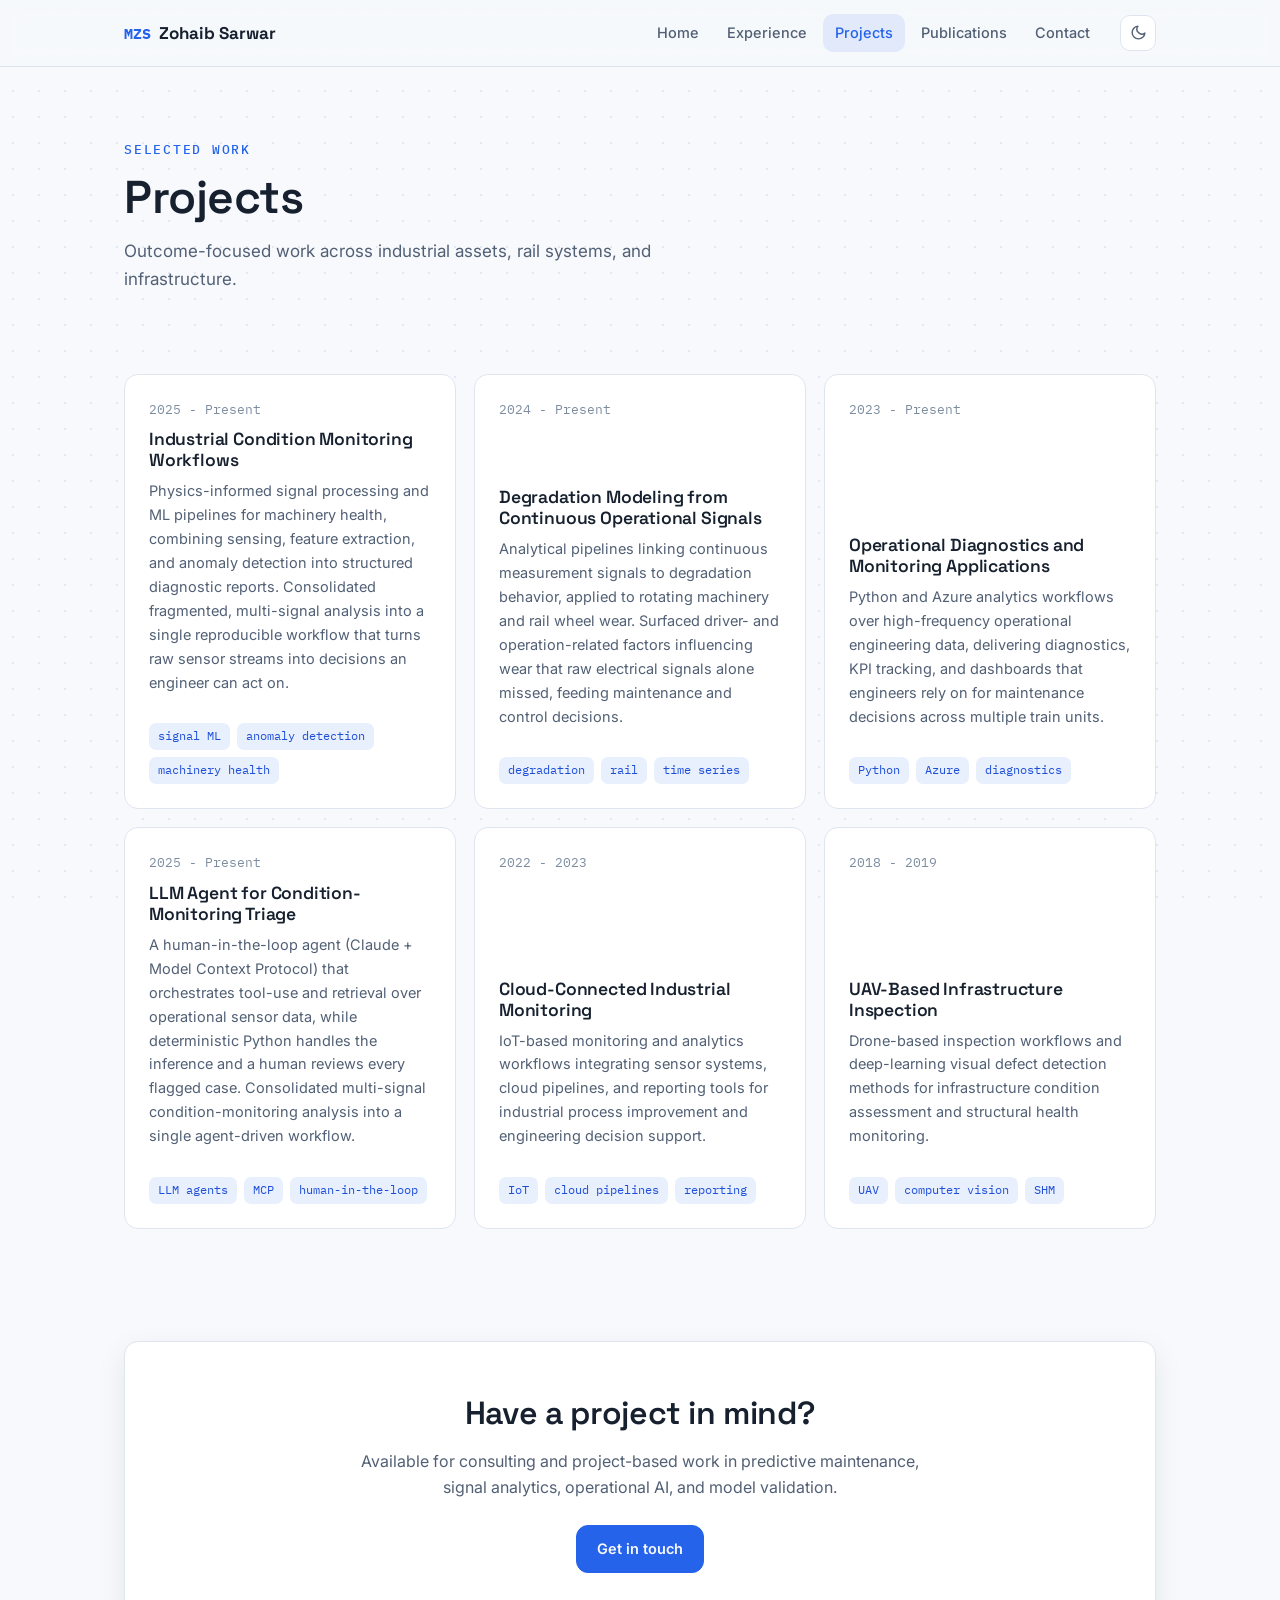
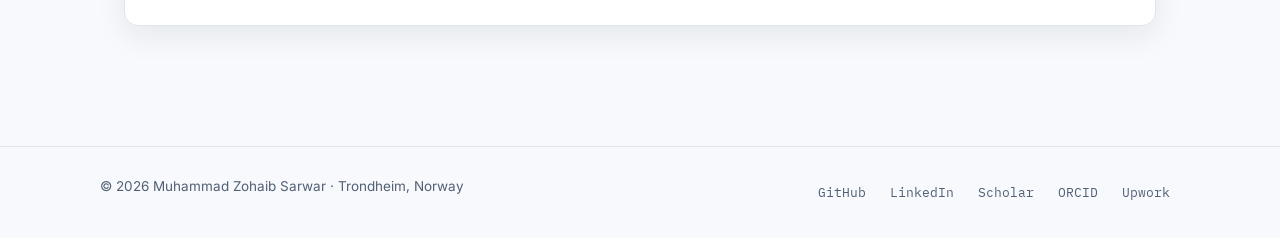
<file: projects.html>
<!doctype html>
<html lang="en">
  <head>
    <meta charset="utf-8">
    <meta name="viewport" content="width=device-width, initial-scale=1">
    <title>Projects | Muhammad Zohaib Sarwar, PhD</title>
    <meta name="author" content="Muhammad Zohaib Sarwar, PhD">
    <meta
      name="description"
      content="Selected projects by Muhammad Zohaib Sarwar — industrial condition monitoring, degradation modeling, operational diagnostics, LLM agents for condition-monitoring triage, IoT monitoring, and UAV-based inspection."
    >
    <meta property="og:title" content="Projects | Muhammad Zohaib Sarwar, PhD">
    <meta property="og:description" content="Outcome-focused work across industrial assets, rail systems, and infrastructure.">
    <meta property="og:type" content="website">
    <meta property="og:image" content="images/pic.jpg">
    <meta name="theme-color" media="(prefers-color-scheme: light)" content="#2563EB">
    <meta name="theme-color" media="(prefers-color-scheme: dark)" content="#0B1220">
    <link rel="icon" type="image/svg+xml" href="assets/favicon.svg?v=2">
    <script>
      (function () {
        try {
          var t = localStorage.getItem("theme");
          if (t === "dark" || (!t && matchMedia("(prefers-color-scheme: dark)").matches)) {
            document.documentElement.setAttribute("data-theme", "dark");
          }
        } catch (e) {}
      })();
    </script>
    <link rel="preconnect" href="https://fonts.googleapis.com">
    <link rel="preconnect" href="https://fonts.gstatic.com" crossorigin>
    <link href="https://fonts.googleapis.com/css2?family=Space+Grotesk:wght@500;600;700&family=Inter:wght@400;500;600&family=IBM+Plex+Mono:wght@400;500&display=swap" rel="stylesheet">
    <link rel="stylesheet" href="assets/style.css?v=8">
  </head>
  <body>
    <a class="skip-link" href="#main">Skip to content</a>
    <canvas id="dotgrid" aria-hidden="true"></canvas>

    <nav class="site-nav" aria-label="Primary navigation">
      <div class="wrap nav-inner">
        <a class="wordmark" href="index.html"><span class="mark">MZS</span><span class="full">Zohaib Sarwar</span></a>
        <div class="nav-links" id="navLinks" aria-label="Site pages">
          <a href="index.html">Home</a>
          <a href="experience.html">Experience</a>
          <a href="projects.html" aria-current="page">Projects</a>
          <a href="publications.html">Publications</a>
          <a href="contact.html">Contact</a>
        </div>
        <button class="icon-btn" id="themeBtn" type="button" aria-label="Toggle dark mode"></button>
        <button class="icon-btn menu-btn" id="menuBtn" type="button" aria-label="Toggle menu" aria-expanded="false">
          <svg viewBox="0 0 24 24" fill="none" stroke="currentColor" stroke-width="2" stroke-linecap="round"><path d="M4 7h16M4 12h16M4 17h16"/></svg>
        </button>
      </div>
    </nav>

    <main id="main">
      <header class="page-head wrap">
        <p class="kicker">Selected work</p>
        <h1>Projects</h1>
        <p class="lede">Outcome-focused work across industrial assets, rail systems, and infrastructure.</p>
      </header>

      <section class="block wrap" aria-label="Project list">
        <div class="cards">
          <article class="card">
            <p class="date">2025 - Present</p>
            <h3>Industrial Condition Monitoring Workflows</h3>
            <p>
              Physics-informed signal processing and ML pipelines for machinery health,
              combining sensing, feature extraction, and anomaly detection into structured
              diagnostic reports. Consolidated fragmented, multi-signal analysis into a
              single reproducible workflow that turns raw sensor streams into decisions an
              engineer can act on.
            </p>
            <div class="tags"><span class="tag">signal ML</span><span class="tag">anomaly detection</span><span class="tag">machinery health</span></div>
          </article>
          <article class="card">
            <p class="date">2024 - Present</p>
            <h3>Degradation Modeling from Continuous Operational Signals</h3>
            <p>
              Analytical pipelines linking continuous measurement signals to degradation
              behavior, applied to rotating machinery and rail wheel wear. Surfaced driver-
              and operation-related factors influencing wear that raw electrical signals
              alone missed, feeding maintenance and control decisions.
            </p>
            <div class="tags"><span class="tag">degradation</span><span class="tag">rail</span><span class="tag">time series</span></div>
          </article>
          <article class="card">
            <p class="date">2023 - Present</p>
            <h3>Operational Diagnostics and Monitoring Applications</h3>
            <p>
              Python and Azure analytics workflows over high-frequency operational
              engineering data, delivering diagnostics, KPI tracking, and dashboards that
              engineers rely on for maintenance decisions across multiple train units.
            </p>
            <div class="tags"><span class="tag">Python</span><span class="tag">Azure</span><span class="tag">diagnostics</span></div>
          </article>
          <article class="card">
            <p class="date">2025 - Present</p>
            <h3>LLM Agent for Condition-Monitoring Triage</h3>
            <p>
              A human-in-the-loop agent (Claude + Model Context Protocol) that orchestrates
              tool-use and retrieval over operational sensor data, while deterministic
              Python handles the inference and a human reviews every flagged case.
              Consolidated multi-signal condition-monitoring analysis into a single
              agent-driven workflow.
            </p>
            <div class="tags"><span class="tag">LLM agents</span><span class="tag">MCP</span><span class="tag">human-in-the-loop</span></div>
          </article>
          <article class="card">
            <p class="date">2022 - 2023</p>
            <h3>Cloud-Connected Industrial Monitoring</h3>
            <p>
              IoT-based monitoring and analytics workflows integrating sensor systems,
              cloud pipelines, and reporting tools for industrial process improvement and
              engineering decision support.
            </p>
            <div class="tags"><span class="tag">IoT</span><span class="tag">cloud pipelines</span><span class="tag">reporting</span></div>
          </article>
          <article class="card">
            <p class="date">2018 - 2019</p>
            <h3>UAV-Based Infrastructure Inspection</h3>
            <p>
              Drone-based inspection workflows and deep-learning visual defect detection
              methods for infrastructure condition assessment and structural health monitoring.
            </p>
            <div class="tags"><span class="tag">UAV</span><span class="tag">computer vision</span><span class="tag">SHM</span></div>
          </article>
        </div>
      </section>

      <section class="block wrap" aria-label="Get in touch">
        <div class="connect">
          <h2>Have a project in mind?</h2>
          <p>
            Available for consulting and project-based work in predictive maintenance,
            signal analytics, operational AI, and model validation.
          </p>
          <a class="btn primary" href="contact.html">Get in touch</a>
        </div>
      </section>
    </main>

    <footer class="site-footer">
      <div class="wrap foot-inner">
        <p>© 2026 Muhammad Zohaib Sarwar · Trondheim, Norway</p>
        <div class="socials" aria-label="Profiles">
          <a href="https://github.com/muhmmadzs">GitHub</a>
          <a href="https://www.linkedin.com/in/muhammad-zohaib-sarwar">LinkedIn</a>
          <a href="https://scholar.google.com/citations?user=QbvTuaIAAAAJ&amp;hl=en">Scholar</a>
          <a href="https://orcid.org/0000-0003-4810-1516">ORCID</a>
          <a href="https://www.upwork.com/freelancers/muhammadzohaibs4">Upwork</a>
        </div>
      </div>
    </footer>

    <script src="assets/main.js?v=3"></script>
  </body>
</html>
</file>
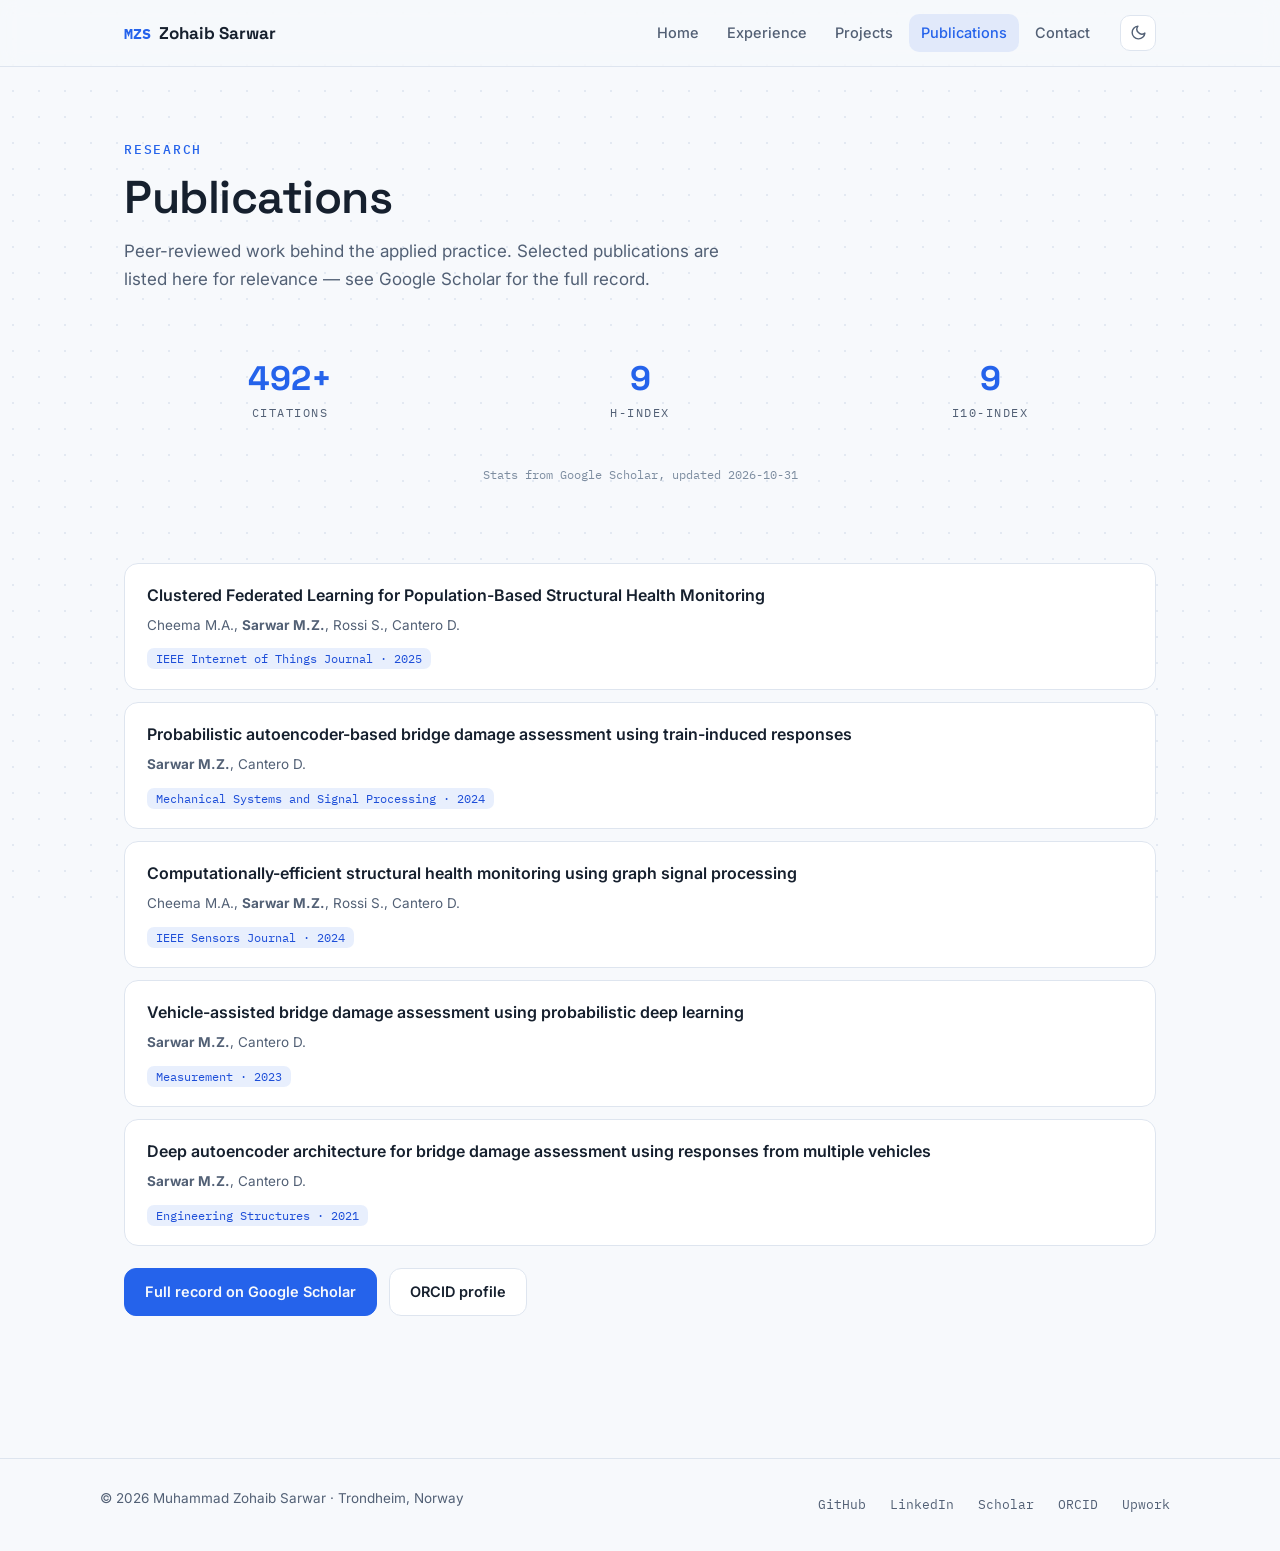
<file: publications.html>
<!doctype html>
<html lang="en">
  <head>
    <meta charset="utf-8">
    <meta name="viewport" content="width=device-width, initial-scale=1">
    <title>Publications | Muhammad Zohaib Sarwar, PhD</title>
    <meta name="author" content="Muhammad Zohaib Sarwar, PhD">
    <meta
      name="description"
      content="Peer-reviewed publications by Muhammad Zohaib Sarwar on probabilistic deep learning, structural health monitoring, and signal processing."
    >
    <meta property="og:title" content="Publications | Muhammad Zohaib Sarwar, PhD">
    <meta property="og:description" content="Peer-reviewed work behind the applied practice.">
    <meta property="og:type" content="website">
    <meta property="og:image" content="images/pic.jpg">
    <meta name="theme-color" media="(prefers-color-scheme: light)" content="#2563EB">
    <meta name="theme-color" media="(prefers-color-scheme: dark)" content="#0B1220">
    <link rel="icon" type="image/svg+xml" href="assets/favicon.svg?v=2">
    <script>
      (function () {
        try {
          var t = localStorage.getItem("theme");
          if (t === "dark" || (!t && matchMedia("(prefers-color-scheme: dark)").matches)) {
            document.documentElement.setAttribute("data-theme", "dark");
          }
        } catch (e) {}
      })();
    </script>
    <link rel="preconnect" href="https://fonts.googleapis.com">
    <link rel="preconnect" href="https://fonts.gstatic.com" crossorigin>
    <link href="https://fonts.googleapis.com/css2?family=Space+Grotesk:wght@500;600;700&family=Inter:wght@400;500;600&family=IBM+Plex+Mono:wght@400;500&display=swap" rel="stylesheet">
    <link rel="stylesheet" href="assets/style.css?v=8">
  </head>
  <body>
    <a class="skip-link" href="#main">Skip to content</a>
    <canvas id="dotgrid" aria-hidden="true"></canvas>

    <nav class="site-nav" aria-label="Primary navigation">
      <div class="wrap nav-inner">
        <a class="wordmark" href="index.html"><span class="mark">MZS</span><span class="full">Zohaib Sarwar</span></a>
        <div class="nav-links" id="navLinks" aria-label="Site pages">
          <a href="index.html">Home</a>
          <a href="experience.html">Experience</a>
          <a href="projects.html">Projects</a>
          <a href="publications.html" aria-current="page">Publications</a>
          <a href="contact.html">Contact</a>
        </div>
        <button class="icon-btn" id="themeBtn" type="button" aria-label="Toggle dark mode"></button>
        <button class="icon-btn menu-btn" id="menuBtn" type="button" aria-label="Toggle menu" aria-expanded="false">
          <svg viewBox="0 0 24 24" fill="none" stroke="currentColor" stroke-width="2" stroke-linecap="round"><path d="M4 7h16M4 12h16M4 17h16"/></svg>
        </button>
      </div>
    </nav>

    <main id="main">
      <header class="page-head wrap">
        <p class="kicker">Research</p>
        <h1>Publications</h1>
        <p class="lede">
          Peer-reviewed work behind the applied practice. Selected publications are listed
          here for relevance — see Google Scholar for the full record.
        </p>
      </header>

      <section class="wrap" aria-label="Research statistics">
        <div class="stats-inner" style="grid-template-columns: repeat(3, 1fr);">
          <div class="stat">
            <div class="num" data-count="450" data-suffix="+" data-scholar="citations">0</div>
            <div class="lbl">Citations</div>
          </div>
          <div class="stat">
            <div class="num" data-count="9" data-scholar="h_index">0</div>
            <div class="lbl">h-index</div>
          </div>
          <div class="stat">
            <div class="num" data-count="9" data-scholar="i10_index">0</div>
            <div class="lbl">i10-index</div>
          </div>
        </div>
        <p class="stats-note" id="scholarUpdated">Stats from Google Scholar</p>
      </section>

      <section class="block wrap" aria-label="Publication list">
        <div class="pub-list">
          <a class="pub" href="https://doi.org/10.1109/JIOT.2025.3556670">
            <span class="title">Clustered Federated Learning for Population-Based Structural Health Monitoring</span>
            <span class="authors">Cheema M.A., <strong>Sarwar M.Z.</strong>, Rossi S., Cantero D.</span>
            <span class="venue">IEEE Internet of Things Journal · 2025</span>
          </a>
          <a class="pub" href="https://doi.org/10.1016/j.ymssp.2023.111046">
            <span class="title">Probabilistic autoencoder-based bridge damage assessment using train-induced responses</span>
            <span class="authors"><strong>Sarwar M.Z.</strong>, Cantero D.</span>
            <span class="venue">Mechanical Systems and Signal Processing · 2024</span>
          </a>
          <a class="pub" href="https://doi.org/10.1109/JSEN.2024.3366346">
            <span class="title">Computationally-efficient structural health monitoring using graph signal processing</span>
            <span class="authors">Cheema M.A., <strong>Sarwar M.Z.</strong>, Rossi S., Cantero D.</span>
            <span class="venue">IEEE Sensors Journal · 2024</span>
          </a>
          <a class="pub" href="https://doi.org/10.1016/j.measurement.2022.112216">
            <span class="title">Vehicle-assisted bridge damage assessment using probabilistic deep learning</span>
            <span class="authors"><strong>Sarwar M.Z.</strong>, Cantero D.</span>
            <span class="venue">Measurement · 2023</span>
          </a>
          <a class="pub" href="https://doi.org/10.1016/j.engstruct.2021.113064">
            <span class="title">Deep autoencoder architecture for bridge damage assessment using responses from multiple vehicles</span>
            <span class="authors"><strong>Sarwar M.Z.</strong>, Cantero D.</span>
            <span class="venue">Engineering Structures · 2021</span>
          </a>
        </div>
        <div class="cta-row">
          <a class="btn primary" href="https://scholar.google.com/citations?user=QbvTuaIAAAAJ&amp;hl=en">Full record on Google Scholar</a>
          <a class="btn" href="https://orcid.org/0000-0003-4810-1516">ORCID profile</a>
        </div>
      </section>
    </main>

    <footer class="site-footer">
      <div class="wrap foot-inner">
        <p>© 2026 Muhammad Zohaib Sarwar · Trondheim, Norway</p>
        <div class="socials" aria-label="Profiles">
          <a href="https://github.com/muhmmadzs">GitHub</a>
          <a href="https://www.linkedin.com/in/muhammad-zohaib-sarwar">LinkedIn</a>
          <a href="https://scholar.google.com/citations?user=QbvTuaIAAAAJ&amp;hl=en">Scholar</a>
          <a href="https://orcid.org/0000-0003-4810-1516">ORCID</a>
          <a href="https://www.upwork.com/freelancers/muhammadzohaibs4">Upwork</a>
        </div>
      </div>
    </footer>

    <script src="assets/main.js?v=3"></script>
  </body>
</html>
</file>
<file: assets/style.css>
/* ==========================================================================
   Muhammad Zohaib Sarwar — portfolio design system
   Deep-blue variant of a warm-paper editorial layout.
   Space Grotesk (display) · Inter (body) · IBM Plex Mono (meta)
   ========================================================================== */

:root {
  --paper: #F7F9FC;
  --card: #FFFFFF;
  --ink: #16202E;
  --muted: #526075;
  --faint: #7D8DA0;
  --line: #DEE5EF;
  --teal: #2563EB;
  --teal-ink: #1D4ED8;
  --teal-soft: rgba(37, 99, 235, .10);
  --shadow: 0 10px 30px rgba(22, 32, 46, .08);
  --shadow-lift: 0 14px 32px -16px rgba(37, 99, 235, .35);
  --radius: 14px;
  --wrap: 1080px;
  --font-display: "Space Grotesk", "Inter", sans-serif;
  --font-body: "Inter", system-ui, -apple-system, "Segoe UI", sans-serif;
  --font-mono: "IBM Plex Mono", ui-monospace, SFMono-Regular, Menlo, monospace;
  color-scheme: light;
}

html[data-theme="dark"] {
  --paper: #0B1220;
  --card: #121C2E;
  --ink: #EAF0F8;
  --muted: #9DAEC6;
  --faint: #6E8098;
  --line: #24344D;
  --teal: #60A5FA;
  --teal-ink: #93C5FD;
  --teal-soft: rgba(96, 165, 250, .12);
  --shadow: 0 10px 30px rgba(0, 0, 0, .45);
  --shadow-lift: 0 14px 32px -16px rgba(96, 165, 250, .28);
  color-scheme: dark;
}

/* ---------- base ---------- */

* { box-sizing: border-box; }

html { scroll-behavior: smooth; }

body {
  margin: 0;
  overflow-x: hidden;
  background: var(--paper);
  color: var(--ink);
  font-family: var(--font-body);
  font-size: 16px;
  line-height: 1.65;
  -webkit-font-smoothing: antialiased;
  transition: background .25s ease, color .25s ease;
}

h1, h2, h3, h4 {
  font-family: var(--font-display);
  font-weight: 600;
  letter-spacing: -0.01em;
  line-height: 1.2;
  margin: 0 0 .5em;
}

p { margin: 0 0 1em; }

a { color: var(--teal); text-decoration: none; }
a:hover { color: var(--teal-ink); }

img { max-width: 100%; display: block; }

:focus-visible {
  outline: 2px solid var(--teal);
  outline-offset: 3px;
  border-radius: 4px;
}

.wrap {
  max-width: var(--wrap);
  margin: 0 auto;
  padding: 0 24px;
}

.skip-link {
  position: absolute;
  left: -9999px;
  top: 0;
  background: var(--teal);
  color: #fff;
  padding: 10px 18px;
  border-radius: 0 0 var(--radius) 0;
  z-index: 200;
}
.skip-link:focus { left: 0; color: #fff; }

/* ---------- dot-grid canvas ---------- */

#dotgrid {
  position: fixed;
  inset: 0;
  width: 100%;
  height: 100%;
  z-index: 0;
  pointer-events: none;
}

main, footer, nav.site-nav { position: relative; z-index: 1; }

/* ---------- nav ---------- */

nav.site-nav {
  position: sticky;
  top: 0;
  z-index: 100;
  background: color-mix(in srgb, var(--paper) 78%, transparent);
  backdrop-filter: blur(10px);
  -webkit-backdrop-filter: blur(10px);
  border-bottom: 1px solid var(--line);
}

.nav-inner {
  display: flex;
  align-items: center;
  gap: 18px;
  padding-top: 14px;
  padding-bottom: 14px;
}

.wordmark {
  font-family: var(--font-display);
  font-weight: 700;
  font-size: 17px;
  color: var(--ink);
  display: inline-flex;
  align-items: baseline;
  gap: 8px;
  white-space: nowrap;
}
.wordmark .mark {
  color: var(--teal);
  font-family: var(--font-mono);
  font-size: 15px;
}
.wordmark:hover { color: var(--teal); }

.nav-links {
  display: flex;
  gap: 4px;
  margin-left: auto;
  align-items: center;
}
.nav-links a {
  color: var(--muted);
  font-size: 14.5px;
  font-weight: 500;
  padding: 7px 12px;
  border-radius: 10px;
  transition: color .15s ease, background .15s ease;
}
.nav-links a:hover { color: var(--ink); background: var(--teal-soft); }
.nav-links a[aria-current="page"] { color: var(--teal); background: var(--teal-soft); }

.icon-btn {
  width: 36px;
  height: 36px;
  display: inline-flex;
  align-items: center;
  justify-content: center;
  border: 1px solid var(--line);
  border-radius: 10px;
  background: var(--card);
  color: var(--muted);
  cursor: pointer;
  transition: color .15s ease, border-color .15s ease, transform .15s ease;
}
.icon-btn:hover { color: var(--teal); border-color: var(--teal); }
.icon-btn svg { width: 17px; height: 17px; }

.menu-btn { display: none; }

/* mobile nav */
@media (max-width: 860px) {
  .menu-btn { display: inline-flex; }
  .wordmark .full { display: none; }
  .nav-links {
    display: none;
    position: absolute;
    top: 100%;
    left: 0;
    right: 0;
    flex-direction: column;
    align-items: stretch;
    background: var(--paper);
    border-bottom: 1px solid var(--line);
    padding: 10px 24px 16px;
    box-shadow: var(--shadow);
  }
  .nav-links.open { display: flex; }
  .nav-links a { padding: 11px 12px; font-size: 16px; }
}

/* ---------- mast (homepage hero) ---------- */

.mast {
  min-height: calc(100svh - 65px);
  display: flex;
  flex-direction: column;
  justify-content: center;
  padding-top: 72px;
  padding-bottom: 56px;
}

.mast-name {
  font-size: clamp(36px, 6vw, 60px);
  font-weight: 700;
  text-transform: uppercase;
  letter-spacing: 0.01em;
  margin: 0 0 10px;
}

.mast-sub {
  color: var(--muted);
  font-size: clamp(16px, 2.4vw, 19px);
  margin-bottom: 18px;
}
.mast-sub .sep { color: var(--faint); margin: 0 10px; }

.mast-now {
  font-family: var(--font-mono);
  font-size: 14.5px;
  color: var(--teal);
  min-height: 24px;
  margin-bottom: 28px;
}
.mast-now .prefix { color: var(--muted); }
.caret {
  display: inline-block;
  width: 8px;
  border-bottom: 2px solid var(--teal);
  margin-left: 2px;
  animation: blink 1.05s steps(1) infinite;
}
@keyframes blink { 50% { opacity: 0; } }

.mast-chips {
  display: flex;
  flex-wrap: wrap;
  gap: 10px;
  margin-bottom: 34px;
}
.chip {
  display: inline-flex;
  align-items: center;
  gap: 8px;
  padding: 8px 14px;
  border: 1px solid var(--line);
  border-radius: 999px;
  background: color-mix(in srgb, var(--card) 72%, transparent);
  backdrop-filter: blur(4px);
  font-size: 13.5px;
  font-weight: 500;
  color: var(--muted);
}
.chip svg { width: 15px; height: 15px; color: var(--teal); }

/* ---------- buttons ---------- */

.btn {
  display: inline-flex;
  align-items: center;
  gap: 8px;
  padding: 11px 20px;
  border-radius: 12px;
  border: 1px solid var(--line);
  background: var(--card);
  color: var(--ink);
  font-family: var(--font-body);
  font-size: 14.5px;
  font-weight: 600;
  cursor: pointer;
  transition: transform .15s ease, box-shadow .15s ease, border-color .15s ease, background .15s ease;
}
.btn:hover { transform: translateY(-2px); border-color: var(--teal); color: var(--ink); }
.btn.primary { background: var(--teal); border-color: var(--teal); color: var(--paper); }
.btn.primary:hover { box-shadow: var(--shadow-lift); color: var(--paper); }
html[data-theme="dark"] .btn.primary { color: #071023; }

.cta-row { display: flex; flex-wrap: wrap; gap: 12px; margin: 22px 0; }

/* ---------- section scaffolding ---------- */

section.block { padding-top: 56px; padding-bottom: 56px; }

.kicker {
  font-family: var(--font-mono);
  font-size: 12.5px;
  font-weight: 500;
  text-transform: uppercase;
  letter-spacing: .14em;
  color: var(--teal);
  margin: 0 0 10px;
}

.sec-head {
  display: flex;
  align-items: flex-end;
  justify-content: space-between;
  gap: 24px;
  margin-bottom: 28px;
}
.sec-head h2 { font-size: clamp(24px, 3.6vw, 32px); margin: 0; }
.sec-head .more {
  font-size: 14px;
  font-weight: 600;
  white-space: nowrap;
  font-family: var(--font-mono);
}

.page-head { padding-top: 72px; padding-bottom: 8px; }
.page-head h1 { font-size: clamp(32px, 5vw, 46px); margin-bottom: 12px; }
.page-head .lede { color: var(--muted); font-size: 17px; max-width: 640px; }

/* ---------- intro (home) ---------- */

.intro-grid {
  display: grid;
  grid-template-columns: 1.35fr 1fr;
  gap: 48px;
  align-items: start;
}
.intro-grid h1 { font-size: clamp(28px, 4vw, 38px); }
.intro-grid .copy p { color: var(--muted); }

.photo-card {
  background: var(--card);
  border: 1px solid var(--line);
  border-radius: var(--radius);
  padding: 20px;
  box-shadow: var(--shadow);
  text-align: center;
}
.photo-card img {
  width: 100%;
  aspect-ratio: 1 / 1;
  object-fit: cover;
  border-radius: 12px;
  margin-bottom: 16px;
}
.photo-card h3 { margin-bottom: 4px; font-size: 18px; }
.photo-card .sub { color: var(--muted); font-size: 14px; margin: 0; }

/* ---------- affiliations marquee ---------- */

.affil { padding: 34px 0; border-top: 1px solid var(--line); border-bottom: 1px solid var(--line); }
.affil .label {
  font-family: var(--font-mono);
  font-size: 12px;
  text-transform: uppercase;
  letter-spacing: .14em;
  color: var(--faint);
  text-align: center;
  margin-bottom: 18px;
}
.affil-viewport {
  overflow: hidden;
  -webkit-mask-image: linear-gradient(90deg, transparent, #000 12%, #000 88%, transparent);
  mask-image: linear-gradient(90deg, transparent, #000 12%, #000 88%, transparent);
}
.affil-track {
  display: flex;
  align-items: center;
  gap: 28px;
  width: max-content;
  animation: marquee 34s linear infinite;
}
.affil-viewport:hover .affil-track { animation-play-state: paused; }
@keyframes marquee { to { transform: translateX(-50%); } }

/* Logos sit on a white tile so dark-colored marks stay visible in dark mode */
.affil-item {
  display: inline-flex;
  align-items: center;
  justify-content: center;
  background: #fff;
  border: 1px solid var(--line);
  border-radius: 8px;
  padding: 6px 12px;
  filter: grayscale(1);
  opacity: .9;
  transition: filter .25s ease, opacity .25s ease;
}
.affil-item:hover { filter: none; opacity: 1; }
.affil-item img {
  max-height: 22px;
  max-width: 120px;
  width: auto;
  height: auto;
  object-fit: contain;
  display: block;
}

/* ---------- stats ---------- */

.stats-inner {
  display: grid;
  grid-template-columns: repeat(4, 1fr);
  gap: 18px;
  padding: 42px 0;
}
.stat { text-align: center; }
.stat .num {
  font-family: var(--font-display);
  font-size: 34px;
  font-weight: 700;
  color: var(--teal);
  line-height: 1.1;
}
.stat .lbl {
  font-family: var(--font-mono);
  font-size: 12px;
  text-transform: uppercase;
  letter-spacing: .12em;
  color: var(--muted);
  margin-top: 6px;
}
.stats-note {
  text-align: center;
  font-family: var(--font-mono);
  font-size: 12px;
  color: var(--faint);
  padding-bottom: 10px;
}

/* ---------- focus grid ---------- */

.focus-grid {
  display: grid;
  grid-template-columns: repeat(auto-fit, minmax(230px, 1fr));
  gap: 16px;
}
.focus-item {
  display: flex;
  gap: 12px;
  align-items: flex-start;
  font-size: 14.5px;
  color: var(--muted);
}
.focus-item::before {
  content: "";
  flex: 0 0 8px;
  height: 8px;
  border-radius: 50%;
  background: var(--teal);
  margin-top: 7px;
}

/* ---------- cards ---------- */

.cards {
  display: grid;
  grid-template-columns: repeat(auto-fit, minmax(280px, 1fr));
  gap: 18px;
}
.card {
  display: flex;
  flex-direction: column;
  background: var(--card);
  border: 1px solid var(--line);
  border-radius: var(--radius);
  padding: 24px;
  transition: transform .2s ease, box-shadow .2s ease, border-color .2s ease;
}
.card:hover { transform: translateY(-3px); box-shadow: var(--shadow-lift); border-color: var(--teal); }
.card h3 { font-size: 17.5px; margin-bottom: 8px; }
.card p { color: var(--muted); font-size: 14.5px; flex: 1; }
.card .date {
  font-family: var(--font-mono);
  font-size: 12.5px;
  color: var(--faint);
  margin-bottom: 10px;
}
.card ul { margin: 0; padding-left: 18px; color: var(--muted); font-size: 14.5px; }
.card ul li { margin-bottom: 6px; }

.tags { display: flex; flex-wrap: wrap; gap: 7px; margin-top: 14px; }
.tag {
  font-family: var(--font-mono);
  font-size: 11.5px;
  padding: 4px 9px;
  border-radius: 7px;
  background: var(--teal-soft);
  color: var(--teal-ink);
}

/* ---------- publications ---------- */

.pub-list { display: flex; flex-direction: column; gap: 12px; }
.pub {
  display: block;
  background: var(--card);
  border: 1px solid var(--line);
  border-radius: var(--radius);
  padding: 18px 22px;
  transition: transform .2s ease, border-color .2s ease, box-shadow .2s ease;
}
.pub:hover { transform: translateY(-2px); border-color: var(--teal); box-shadow: var(--shadow-lift); }
.pub .title { display: block; font-weight: 600; color: var(--ink); margin-bottom: 6px; }
.pub .authors { display: block; color: var(--muted); font-size: 13.5px; margin-bottom: 8px; }
.pub .venue {
  font-family: var(--font-mono);
  font-size: 12px;
  color: var(--teal-ink);
  background: var(--teal-soft);
  padding: 3px 9px;
  border-radius: 7px;
}

/* ---------- timeline ---------- */

.timeline { display: flex; flex-direction: column; gap: 0; }
.timeline-item {
  display: grid;
  grid-template-columns: 175px 1fr;
  gap: 26px;
  padding: 26px 0;
  border-bottom: 1px solid var(--line);
}
.timeline-item:last-child { border-bottom: none; }
.timeline-date {
  font-family: var(--font-mono);
  font-size: 13px;
  color: var(--faint);
  padding-top: 3px;
  white-space: nowrap;
}
.timeline-item h3 { font-size: 17.5px; margin-bottom: 4px; }
.timeline-item .meta { color: var(--teal); font-size: 14px; font-weight: 500; margin-bottom: 8px; }
.timeline-item p:last-child { color: var(--muted); font-size: 14.5px; margin: 0; }

/* timeline / card org logos */
.tl-head {
  display: flex;
  align-items: flex-start;
  justify-content: space-between;
  gap: 16px;
  flex-wrap: wrap;
}
.org-logo {
  display: inline-flex;
  align-items: center;
  gap: 10px;
  background: #fff;
  border: 1px solid var(--line);
  border-radius: 8px;
  padding: 5px 10px;
  flex-shrink: 0;
}
.org-logo img {
  max-height: 18px;
  max-width: 90px;
  width: auto;
  height: auto;
  object-fit: contain;
  display: block;
}

/* ---------- languages strip ---------- */

.lang-grid {
  display: grid;
  grid-template-columns: repeat(auto-fit, minmax(200px, 1fr));
  gap: 16px;
}
.lang-item {
  background: var(--card);
  border: 1px solid var(--line);
  border-radius: var(--radius);
  padding: 16px 20px;
}
.lang-item strong { display: block; font-family: var(--font-display); }
.lang-item span { color: var(--muted); font-size: 13.5px; }

/* ---------- contact ---------- */

.page-head.center { text-align: center; max-width: 640px; margin: 0 auto; padding-bottom: 40px; }
.page-head.center .lede { margin: 0 auto; }

.open-band {
  background: var(--teal-soft);
  border: 1px solid var(--line);
  border-radius: 24px;
  padding: 36px 34px 28px;
  position: relative;
  overflow: hidden;
}
.open-band .intro { font-size: 15px; color: var(--muted); max-width: 64ch; margin: 6px 0 8px; line-height: 1.7; }
.open-band .intro strong { color: var(--ink); }
.open-grid { display: grid; grid-template-columns: repeat(auto-fit, minmax(250px, 1fr)); margin-top: 18px; }
.open-track { padding: 18px 26px 8px; position: relative; }
.open-track + .open-track { border-left: 1.5px dashed color-mix(in srgb, var(--teal) 45%, transparent); }
.open-num {
  font-family: var(--font-mono);
  font-size: 15px;
  color: var(--teal);
  opacity: .8;
  display: flex;
  align-items: center;
  gap: 8px;
  margin-bottom: 8px;
}
.open-num::after { content: ""; flex: 1; border-top: 1.5px dashed color-mix(in srgb, var(--teal) 35%, transparent); }
.open-track h3 { font-size: 16.5px; font-weight: 600; margin-bottom: 6px; }
.open-track p { font-size: 13.5px; color: var(--muted); line-height: 1.65; }
.open-badge {
  display: inline-block;
  font-family: var(--font-mono);
  font-size: 10.5px;
  letter-spacing: .08em;
  text-transform: uppercase;
  background: var(--teal);
  color: var(--paper);
  border-radius: 6px;
  padding: 3px 9px;
  margin-left: 8px;
  vertical-align: 2px;
}
html[data-theme="dark"] .open-badge { color: #071023; }
.open-foot {
  display: flex;
  align-items: center;
  gap: 10px;
  flex-wrap: wrap;
  margin-top: 20px;
  padding-top: 18px;
  border-top: 1px solid var(--line);
}
.open-foot .lbl {
  font-size: 12px;
  color: var(--faint);
  font-family: var(--font-mono);
  text-transform: uppercase;
  letter-spacing: .1em;
}
@media (max-width: 700px) {
  .open-track + .open-track { border-left: none; border-top: 1.5px dashed color-mix(in srgb, var(--teal) 45%, transparent); }
}

.contact-2col {
  display: grid;
  grid-template-columns: 1fr 1.1fr;
  gap: 40px;
  align-items: start;
}
@media (max-width: 860px) { .contact-2col { grid-template-columns: 1fr; } }

.contact-card {
  display: flex;
  align-items: center;
  gap: 16px;
  background: var(--card);
  border: 1px solid var(--line);
  border-radius: var(--radius);
  padding: 18px 20px;
  margin-bottom: 14px;
  color: var(--ink);
  transition: border-color .2s ease, transform .15s ease;
}
.contact-card:hover { border-color: var(--teal); transform: translateY(-1px); color: var(--ink); }
.contact-card .icon {
  width: 44px;
  height: 44px;
  border-radius: 50%;
  background: var(--teal-soft);
  color: var(--teal);
  display: flex;
  align-items: center;
  justify-content: center;
  flex: none;
}
.contact-card h3 { font-size: 15.5px; font-weight: 600; margin: 0; }
.contact-card p { font-size: 13px; color: var(--muted); margin: 0; }
.contact-card .action { font-size: 13.5px; color: var(--teal); font-weight: 500; word-break: break-word; }

.form-card { background: var(--card); border: 1px solid var(--line); border-radius: 18px; padding: 28px; }
.form-card h2 { font-size: 20px; font-weight: 600; margin-bottom: 20px; display: flex; align-items: center; gap: 10px; }
.field { margin-bottom: 16px; }
.field label { display: block; font-size: 13.5px; font-weight: 500; margin-bottom: 6px; }
.field input,
.field textarea {
  width: 100%;
  font-family: inherit;
  font-size: 14px;
  color: var(--ink);
  background: var(--paper);
  border: 1px solid var(--line);
  border-radius: 10px;
  padding: 11px 14px;
  transition: border-color .2s ease;
  box-sizing: border-box;
}
.field input:focus,
.field textarea:focus { outline: none; border-color: var(--teal); }
.field textarea { min-height: 130px; resize: vertical; }
.form-note { font-size: 12px; color: var(--faint); text-align: center; margin-top: 12px; }

/* ---------- connect CTA band ---------- */

.connect {
  text-align: center;
  background: var(--card);
  border: 1px solid var(--line);
  border-radius: var(--radius);
  padding: 52px 32px;
  box-shadow: var(--shadow);
}
.connect h2 { font-size: clamp(24px, 3.6vw, 32px); }
.connect p { color: var(--muted); max-width: 560px; margin: 0 auto 24px; }

/* ---------- footer ---------- */

footer.site-footer { border-top: 1px solid var(--line); margin-top: 64px; }
.foot-inner {
  display: flex;
  flex-wrap: wrap;
  align-items: center;
  justify-content: space-between;
  gap: 16px;
  padding: 28px 0;
  color: var(--muted);
  font-size: 13.5px;
}
.socials { display: flex; flex-wrap: wrap; gap: 4px; }
.socials a {
  color: var(--muted);
  font-family: var(--font-mono);
  font-size: 13px;
  padding: 6px 10px;
  border-radius: 8px;
}
.socials a:hover { color: var(--teal); background: var(--teal-soft); }

/* ---------- collaboration map ---------- */

.map-wrap {
  position: relative;
  border: 1px solid var(--line);
  border-radius: var(--radius);
  overflow: hidden;
  background: var(--teal-soft);
}
#worldMap .land {
  fill: color-mix(in srgb, var(--muted) 34%, var(--paper));
  stroke: color-mix(in srgb, var(--muted) 40%, transparent);
  stroke-width: .7;
}
html[data-theme="dark"] #worldMap .land {
  fill: color-mix(in srgb, var(--muted) 30%, var(--card));
}
.map-zoom {
  position: absolute;
  right: 10px;
  top: 10px;
  display: flex;
  flex-direction: column;
  gap: 6px;
}
.map-zoom button {
  width: 32px;
  height: 32px;
  border-radius: 9px;
  border: 1px solid var(--line);
  background: var(--card);
  color: var(--ink);
  font-size: 16px;
  cursor: pointer;
  line-height: 1;
}
.map-zoom button:hover { border-color: var(--teal); color: var(--teal); }
.map-pop {
  position: absolute;
  transform: translate(-50%, -114%);
  background: var(--card);
  border: 1px solid var(--line);
  border-radius: 11px;
  padding: 10px 14px;
  box-shadow: 0 10px 28px -14px rgba(0, 0, 0, .3);
  max-width: 250px;
  z-index: 6;
  pointer-events: none;
}
.map-pop::after {
  content: "";
  position: absolute;
  left: 50%;
  bottom: -6px;
  transform: translateX(-50%) rotate(45deg);
  width: 10px;
  height: 10px;
  background: var(--card);
  border-right: 1px solid var(--line);
  border-bottom: 1px solid var(--line);
}
.map-pop .ttl { font-family: var(--font-display); font-size: 13.5px; font-weight: 600; }
.map-pop .loc { font-family: var(--font-mono); font-size: 10.5px; color: var(--teal); margin: 2px 0 4px; }
.map-pop .ppl { font-size: 12px; color: var(--muted); line-height: 1.5; }

/* ---------- scroll reveal ---------- */

.will-reveal {
  opacity: 0;
  transform: translateY(14px);
  transition: opacity .5s ease, transform .5s ease;
}
.will-reveal.reveal { opacity: 1; transform: none; }

/* ---------- responsive ---------- */

@media (max-width: 860px) {
  .mast-name { font-size: clamp(30px, 9.5vw, 48px); overflow-wrap: break-word; }
  .intro-grid { grid-template-columns: 1fr; gap: 32px; }
  .photo-card { max-width: 380px; margin: 0 auto; }
  .stats-inner { grid-template-columns: repeat(2, 1fr); gap: 28px 18px; }
  .timeline-item { grid-template-columns: 1fr; gap: 6px; }
  .sec-head { flex-direction: column; align-items: flex-start; gap: 8px; }
  .mast { padding-top: 48px; }
}

/* ---------- reduced motion ---------- */

@media (prefers-reduced-motion: reduce) {
  html { scroll-behavior: auto; }
  *, *::before, *::after {
    animation-duration: .01ms !important;
    animation-iteration-count: 1 !important;
    transition-duration: .01ms !important;
  }
  .affil-track { animation: none; flex-wrap: wrap; width: auto; justify-content: center; }
  .will-reveal { opacity: 1; transform: none; }
  .caret { animation: none; }
}
</file>
